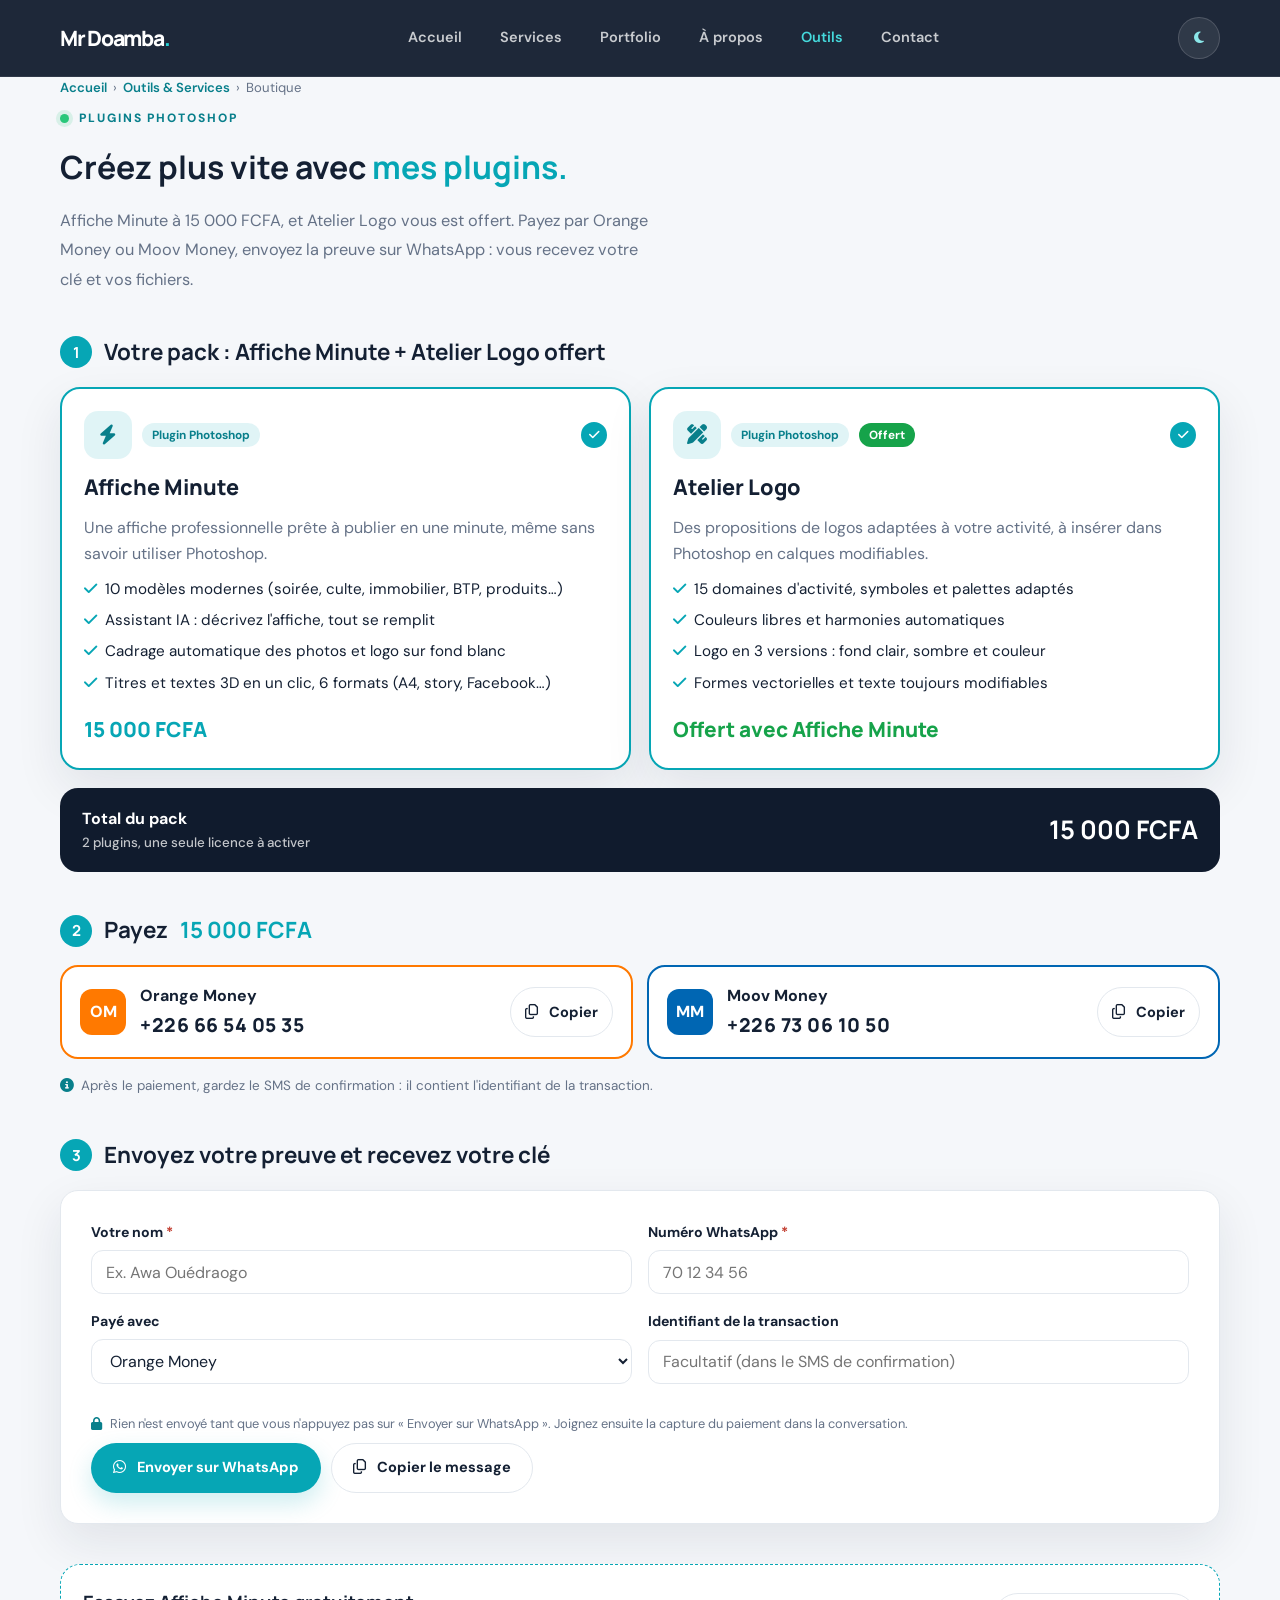
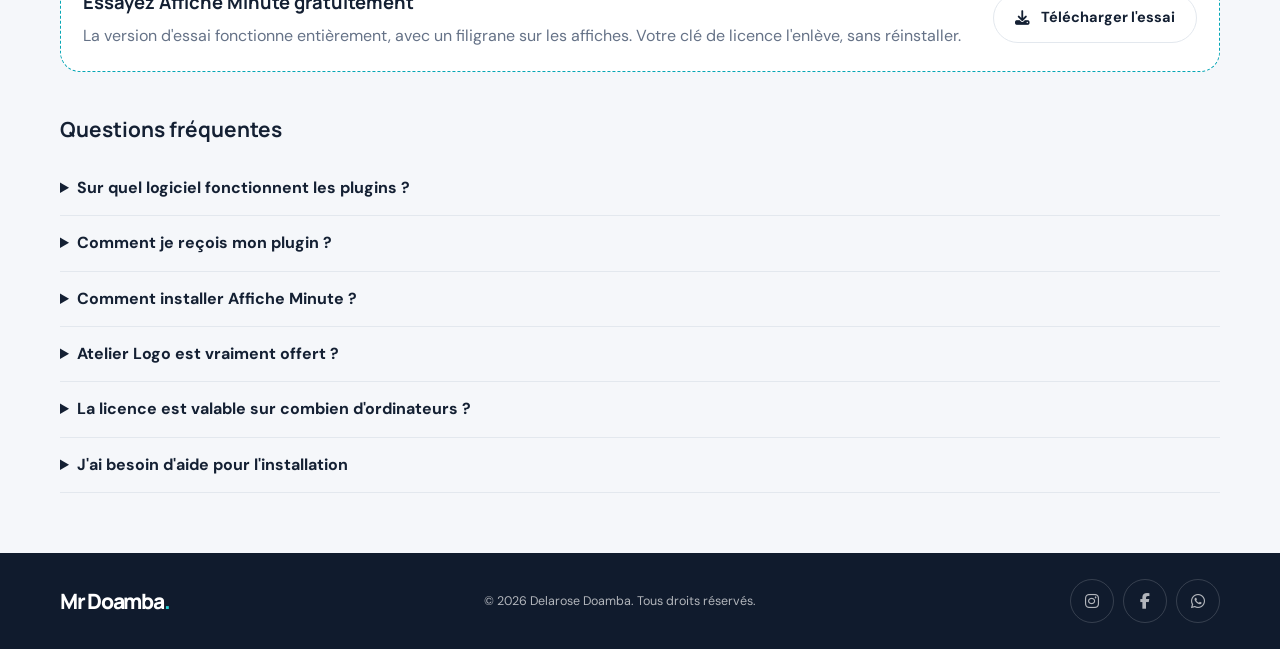
<file: outils/boutique.html>
<!doctype html>
<html lang="fr">
<head>
  <meta charset="utf-8">
  <meta name="viewport" content="width=device-width, initial-scale=1">
  <meta name="theme-color" content="#101b2d">
  <title>Boutique — Plugins Photoshop Affiche Minute et Atelier Logo | Mr Doamba</title>
  <meta name="description" content="Affiche Minute à 15 000 FCFA, Atelier Logo offert. Paiement Orange Money ou Moov Money, clé de licence envoyée sur WhatsApp.">
  <link rel="canonical" href="https://romeodoamba980-code.github.io/MrDoamba/outils/boutique.html">

  <meta property="og:type" content="website">
  <meta property="og:locale" content="fr_FR">
  <meta property="og:site_name" content="Mr Doamba">
  <meta property="og:title" content="Boutique Mr Doamba — Plugins Photoshop">
  <meta property="og:description" content="Affiche Minute et Atelier Logo : des affiches et des logos pro en quelques clics. Paiement Orange Money / Moov Money.">
  <meta property="og:url" content="https://romeodoamba980-code.github.io/MrDoamba/outils/boutique.html">
  <meta property="og:image" content="https://romeodoamba980-code.github.io/MrDoamba/images/og/outils.jpg">
  <meta property="og:image:width" content="1200">
  <meta property="og:image:height" content="630">
  <meta name="twitter:card" content="summary_large_image">

  <link rel="preconnect" href="https://fonts.googleapis.com">
  <link rel="preconnect" href="https://fonts.gstatic.com" crossorigin>
  <link href="https://fonts.googleapis.com/css2?family=DM+Sans:wght@400;500;600;700&family=Manrope:wght@400;500;600;700;800&display=swap" rel="stylesheet">
  <link rel="stylesheet" href="https://cdnjs.cloudflare.com/ajax/libs/font-awesome/6.5.2/css/all.min.css">
  <link rel="stylesheet" href="../styles.css">
  <link rel="stylesheet" href="assets/outils.css">
  <link rel="stylesheet" href="assets/commande.css">
  <link rel="stylesheet" href="assets/boutique.css">
  <script src="assets/outils.js" defer></script>
  <script src="assets/boutique.js" defer></script>
</head>
<body>
  <header class="site-header">
    <div class="container header-inner">
      <a class="brand" href="../" aria-label="Mr Doamba, accueil">Mr Doamba<span>.</span></a>
      <nav class="site-nav" id="main-nav" aria-label="Navigation principale">
        <a href="../#top">Accueil</a>
        <a href="../#services">Services</a>
        <a href="../#portfolio">Portfolio</a>
        <a href="../#apropos">À propos</a>
        <a href="./" class="active">Outils</a>
        <a href="../#contact">Contact</a>
      </nav>
      <div class="header-actions">
        <button type="button" class="theme-toggle" id="theme-toggle" aria-label="Activer le mode sombre" aria-pressed="false">
          <i class="fa-solid fa-moon" aria-hidden="true"></i>
        </button>
        <button type="button" class="nav-toggle" id="nav-toggle" aria-label="Ouvrir le menu" aria-expanded="false" aria-controls="main-nav">
          <span></span><span></span><span></span>
        </button>
      </div>
    </div>
  </header>

  <main class="outils-main boutique">
    <div class="container">
      <ol class="outils-breadcrumb" aria-label="Fil d'Ariane">
        <li><a href="../">Accueil</a></li>
        <li><a href="./">Outils &amp; Services</a></li>
        <li aria-current="page">Boutique</li>
      </ol>

      <span class="eyebrow"><span class="status-dot"></span> Plugins Photoshop</span>
      <h1>Créez plus vite avec <span>mes plugins.</span></h1>
      <p class="outils-lead">Affiche Minute à 15&nbsp;000 FCFA, et Atelier Logo vous est offert. Payez par Orange Money ou Moov Money, envoyez la preuve sur WhatsApp : vous recevez votre clé et vos fichiers.</p>

      <!-- ===== 1. Choix du produit ===== -->
      <section class="bq-produits" aria-labelledby="titre-produits">
        <h2 id="titre-produits" class="bq-etape"><span>1</span> Votre pack : Affiche Minute + Atelier Logo offert</h2>
        <div class="bq-grille" id="liste-produits"></div>
      </section>

      <!-- ===== 2. Paiement ===== -->
      <section class="bq-bloc" aria-labelledby="titre-paiement">
        <h2 id="titre-paiement" class="bq-etape"><span>2</span> Payez <span id="montant-a-payer" class="bq-montant"></span></h2>
        <div class="bq-moyens">
          <div class="bq-moyen bq-orange">
            <span class="bq-moyen-logo" aria-hidden="true">OM</span>
            <div class="bq-moyen-txt">
              <strong>Orange Money</strong>
              <span class="bq-num" id="num-orange"></span>
            </div>
            <button type="button" class="button button-secondary bq-copier" data-copier="orange"><i class="fa-regular fa-copy" aria-hidden="true"></i> Copier</button>
          </div>
          <div class="bq-moyen bq-moov">
            <span class="bq-moyen-logo" aria-hidden="true">MM</span>
            <div class="bq-moyen-txt">
              <strong>Moov Money</strong>
              <span class="bq-num" id="num-moov"></span>
            </div>
            <button type="button" class="button button-secondary bq-copier" data-copier="moov"><i class="fa-regular fa-copy" aria-hidden="true"></i> Copier</button>
          </div>
        </div>
        <p class="cmd-note"><i class="fa-solid fa-circle-info" aria-hidden="true"></i> Après le paiement, gardez le SMS de confirmation : il contient l'identifiant de la transaction.</p>
      </section>

      <!-- ===== 3. Envoi de la preuve ===== -->
      <section class="bq-bloc" aria-labelledby="titre-preuve">
        <h2 id="titre-preuve" class="bq-etape"><span>3</span> Envoyez votre preuve et recevez votre clé</h2>
        <form id="form-achat" class="cmd-card" novalidate>
          <div class="cmd-grid">
            <div class="field">
              <label for="a-nom">Votre nom <span class="req" aria-hidden="true">*</span></label>
              <input type="text" id="a-nom" autocomplete="name" placeholder="Ex. Awa Ouédraogo" required>
              <p class="field-error" id="a-nom-err"></p>
            </div>
            <div class="field">
              <label for="a-tel">Numéro WhatsApp <span class="req" aria-hidden="true">*</span></label>
              <input type="tel" id="a-tel" autocomplete="tel" inputmode="tel" placeholder="70 12 34 56" required>
              <p class="field-error" id="a-tel-err"></p>
            </div>
            <div class="field">
              <label for="a-moyen">Payé avec</label>
              <select id="a-moyen">
                <option>Orange Money</option>
                <option>Moov Money</option>
              </select>
            </div>
            <div class="field">
              <label for="a-transaction">Identifiant de la transaction</label>
              <input type="text" id="a-transaction" placeholder="Facultatif (dans le SMS de confirmation)">
            </div>
          </div>
          <p class="privacy-note"><i class="fa-solid fa-lock" aria-hidden="true"></i> Rien n'est envoyé tant que vous n'appuyez pas sur « Envoyer sur WhatsApp ». Joignez ensuite la capture du paiement dans la conversation.</p>
          <div class="cmd-actions cmd-actions-final">
            <button type="submit" class="button button-primary"><i class="fa-brands fa-whatsapp" aria-hidden="true"></i> Envoyer sur WhatsApp</button>
            <button type="button" class="button button-secondary" id="btn-copier-msg"><i class="fa-regular fa-copy" aria-hidden="true"></i> Copier le message</button>
          </div>
        </form>
      </section>

      <!-- ===== Essai gratuit ===== -->
      <section class="bq-bloc bq-essai" id="bloc-essai" aria-labelledby="titre-essai">
        <div>
          <h2 id="titre-essai">Essayez Affiche Minute gratuitement</h2>
          <p>La version d'essai fonctionne entièrement, avec un filigrane sur les affiches. Votre clé de licence l'enlève, sans réinstaller.</p>
        </div>
        <a class="button button-secondary" id="lien-essai" href="../telechargements/AfficheMinute-essai.zip" download><i class="fa-solid fa-download" aria-hidden="true"></i> Télécharger l'essai</a>
      </section>

      <!-- ===== Questions fréquentes ===== -->
      <section class="bq-bloc bq-faq" aria-labelledby="titre-faq">
        <h2 id="titre-faq">Questions fréquentes</h2>
        <details>
          <summary>Sur quel logiciel fonctionnent les plugins ?</summary>
          <p>Adobe Photoshop 2023 (version 24) ou plus récent, sur Windows ou Mac.</p>
        </details>
        <details>
          <summary>Comment je reçois mon plugin ?</summary>
          <p>Après vérification de votre paiement, je vous envoie sur WhatsApp votre clé de licence et, si besoin, le fichier d'installation avec le guide pas à pas. Délai habituel : quelques heures (48 h maximum).</p>
        </details>
        <details>
          <summary>Comment installer Affiche Minute ?</summary>
          <p>Double-cliquez sur le fichier .ccx (avec Creative Cloud), ou lancez « INSTALLER-PHOTOSHOP » fourni dans le dossier si vous n'avez pas Creative Cloud. Ouvrez ensuite Photoshop : Modules externes &gt; Affiche Minute.</p>
        </details>
        <details>
          <summary>Atelier Logo est vraiment offert ?</summary>
          <p>Oui : en achetant Affiche Minute (15 000 FCFA), vous recevez aussi le plugin Atelier Logo, sans supplément.</p>
        </details>
        <details>
          <summary>La licence est valable sur combien d'ordinateurs ?</summary>
          <p>Une licence = un ordinateur. Pour plusieurs postes, écrivez-moi pour un tarif adapté.</p>
        </details>
        <details>
          <summary>J'ai besoin d'aide pour l'installation</summary>
          <p>Écrivez-moi sur WhatsApp : je vous guide, à distance si nécessaire.</p>
        </details>
      </section>
    </div>
  </main>

  <footer class="site-footer">
    <div class="container footer-inner">
      <a class="brand" href="../">Mr Doamba<span>.</span></a>
      <p>© <span id="year"></span> Delarose Doamba. Tous droits réservés.</p>
      <div class="social-links">
        <a href="https://www.instagram.com/delarose__doamba" target="_blank" rel="noopener noreferrer" aria-label="Instagram"><i class="fa-brands fa-instagram" aria-hidden="true"></i></a>
        <a href="https://www.facebook.com/share/1C9p7qsbiz/?mibextid=wwXIfr" target="_blank" rel="noopener noreferrer" aria-label="Facebook"><i class="fa-brands fa-facebook-f" aria-hidden="true"></i></a>
        <a href="https://wa.me/22673061050" target="_blank" rel="noopener noreferrer" aria-label="WhatsApp"><i class="fa-brands fa-whatsapp" aria-hidden="true"></i></a>
      </div>
    </div>
  </footer>
</body>
</html>
</file>
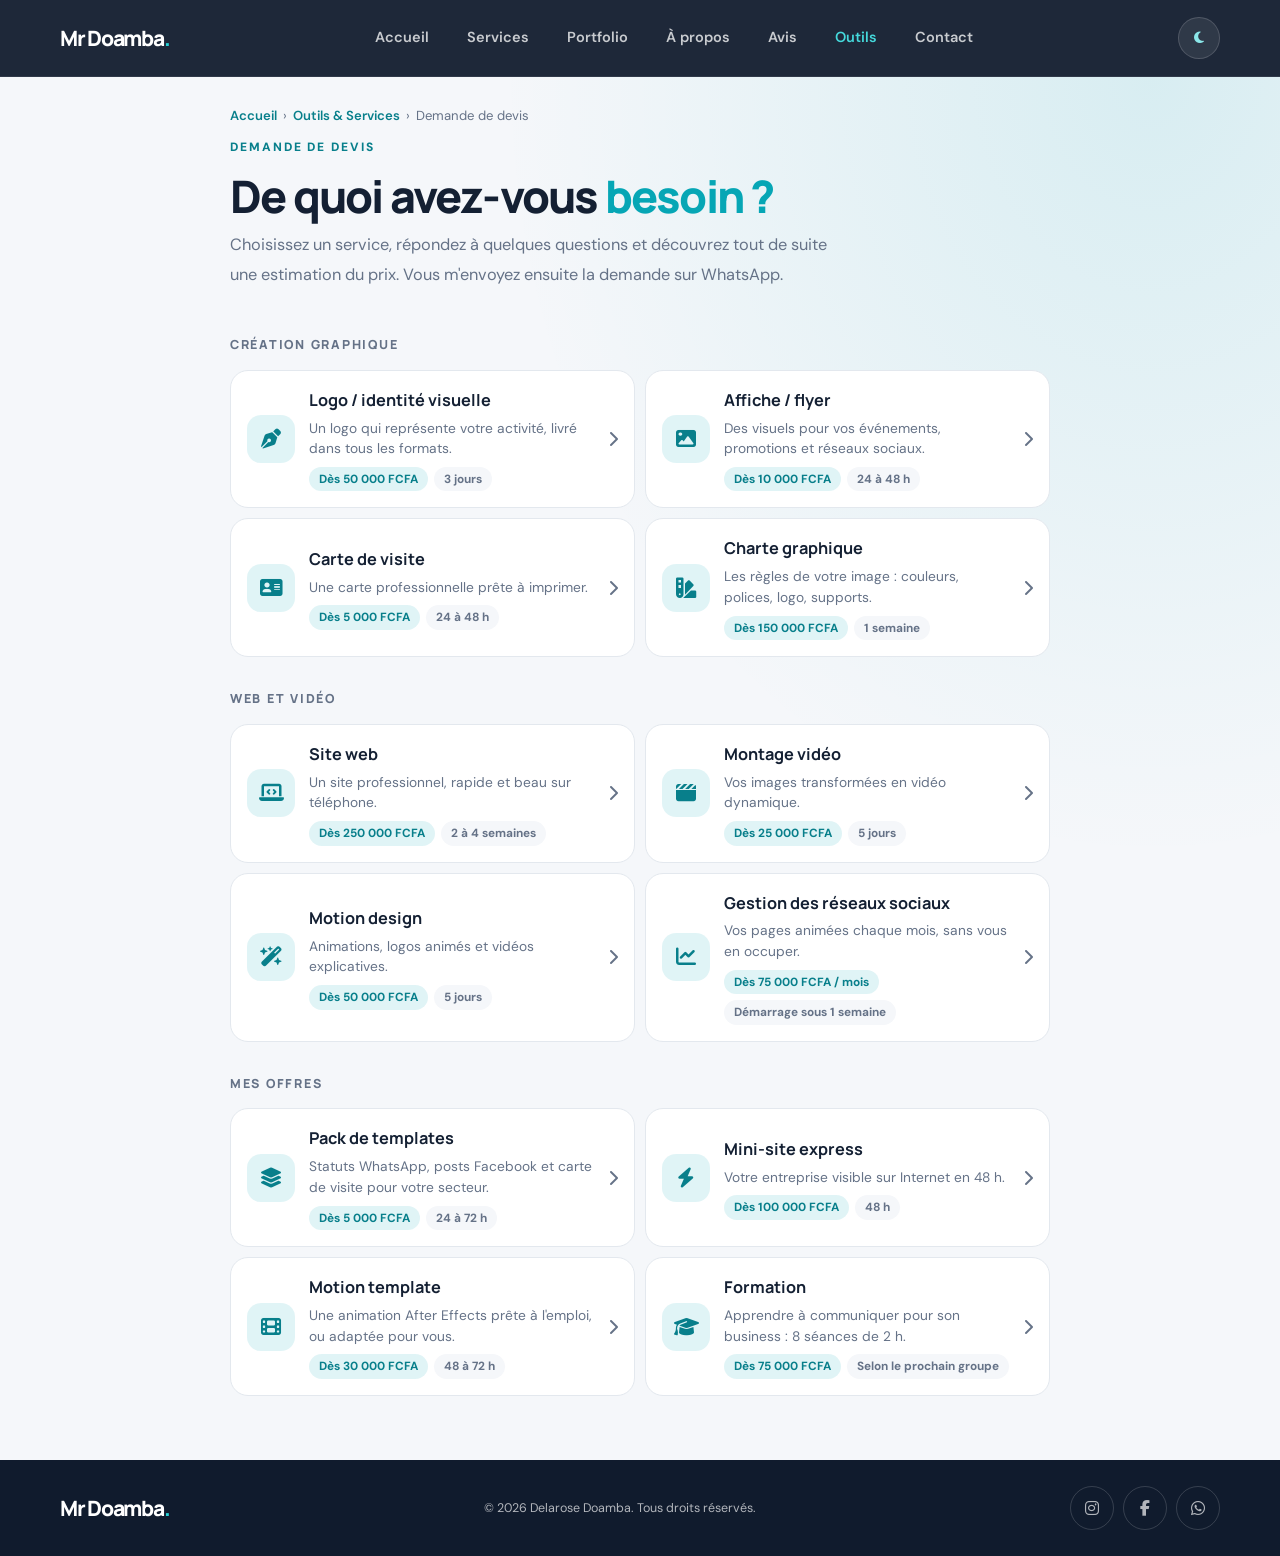
<file: outils/commande.html>
<!doctype html>
<html lang="fr">
<head>
  <meta charset="utf-8">
  <meta name="viewport" content="width=device-width, initial-scale=1">
  <meta name="theme-color" content="#101b2d">
  <title>Demande de devis — Mr Doamba, graphiste à Ouagadougou</title>
  <meta name="description" content="Choisissez votre service, répondez à quelques questions et obtenez une estimation de prix immédiate. Envoi de la demande sur WhatsApp.">
  <link rel="canonical" href="https://romeodoamba980-code.github.io/MrDoamba/outils/commande.html">

  <!-- Aperçu quand le lien est partagé sur WhatsApp ou Facebook -->
  <meta property="og:type" content="website">
  <meta property="og:locale" content="fr_FR">
  <meta property="og:site_name" content="Mr Doamba">
  <meta property="og:title" content="Demande de devis — Mr Doamba">
  <meta property="og:description" content="Logo, affiche, site web, vidéo, motion design… Votre estimation de prix en 2 minutes.">
  <meta property="og:url" content="https://romeodoamba980-code.github.io/MrDoamba/outils/commande.html">
  <meta property="og:image" content="https://romeodoamba980-code.github.io/MrDoamba/images/og/outils.jpg">
  <meta property="og:image:width" content="1200">
  <meta property="og:image:height" content="630">
  <meta name="twitter:card" content="summary_large_image">

  <link rel="preconnect" href="https://fonts.googleapis.com">
  <link rel="preconnect" href="https://fonts.gstatic.com" crossorigin>
  <link href="https://fonts.googleapis.com/css2?family=DM+Sans:wght@400;500;600;700&family=Manrope:wght@400;500;600;700;800&display=swap" rel="stylesheet">
  <link rel="stylesheet" href="https://cdnjs.cloudflare.com/ajax/libs/font-awesome/6.5.2/css/all.min.css">
  <link rel="stylesheet" href="../styles.css">
  <link rel="stylesheet" href="assets/outils.css">
  <link rel="stylesheet" href="assets/commande.css">
  <script src="assets/outils.js" defer></script>
  <script src="data/tarifs.js" defer></script>
  <script src="assets/commande.js" defer></script>
</head>
<body>
  <header class="site-header">
    <div class="container header-inner">
      <a class="brand" href="../" aria-label="Mr Doamba, accueil">Mr Doamba<span>.</span></a>
      <nav class="site-nav" id="main-nav" aria-label="Navigation principale">
        <a href="../#top">Accueil</a>
        <a href="../#services">Services</a>
        <a href="../#portfolio">Portfolio</a>
        <a href="../#apropos">À propos</a>
        <a href="../#avis">Avis</a>
        <a href="./" class="active">Outils</a>
        <a href="../#contact">Contact</a>
      </nav>
      <div class="header-actions">
        <button type="button" class="theme-toggle" id="theme-toggle" aria-label="Activer le mode sombre" aria-pressed="false">
          <i class="fa-solid fa-moon" aria-hidden="true"></i>
        </button>
        <button type="button" class="nav-toggle" id="nav-toggle" aria-label="Ouvrir le menu" aria-expanded="false" aria-controls="main-nav">
          <span></span><span></span><span></span>
        </button>
      </div>
    </div>
  </header>

  <main class="outils-main commande">
    <div class="container commande-wrap">
      <ol class="outils-breadcrumb" aria-label="Fil d'Ariane">
        <li><a href="../">Accueil</a></li>
        <li><a href="./">Outils &amp; Services</a></li>
        <li aria-current="page">Demande de devis</li>
      </ol>

      <!-- ===== Écran 1 : catalogue des services ===== -->
      <section id="ecran-catalogue" aria-labelledby="titre-catalogue">
        <span class="eyebrow">Demande de devis</span>
        <h1 id="titre-catalogue">De quoi avez-vous <span>besoin&nbsp;?</span></h1>
        <p class="outils-lead">Choisissez un service, répondez à quelques questions et découvrez tout de suite une estimation du prix. Vous m'envoyez ensuite la demande sur WhatsApp.</p>
        <div id="catalogue" class="catalogue"></div>
      </section>

      <!-- ===== Écran 2 : formulaire en étapes ===== -->
      <section id="ecran-formulaire" hidden>
        <div class="cmd-head">
          <button type="button" class="cmd-back" id="retour-catalogue"><i class="fa-solid fa-arrow-left" aria-hidden="true"></i> Tous les services</button>
          <div class="cmd-title">
            <span class="tool-icon"><i id="service-icone" class="fa-solid" aria-hidden="true"></i></span>
            <div>
              <h1 id="service-titre"></h1>
              <p id="service-resume"></p>
            </div>
          </div>
          <ol class="cmd-steps" aria-label="Étapes">
            <li data-etape="1"><span>1</span> Votre projet</li>
            <li data-etape="2"><span>2</span> Vos coordonnées</li>
            <li data-etape="3"><span>3</span> Votre estimation</li>
          </ol>
        </div>

        <form id="form-commande" class="cmd-card" novalidate>
          <!-- Étape 1 : questions du service (générées depuis data/tarifs.js) -->
          <fieldset class="cmd-etape" data-etape="1">
            <legend class="sr-only">Votre projet</legend>
            <div id="questions"></div>
            <div class="cmd-actions">
              <button type="button" class="button button-primary" data-suivant="2">Continuer <i class="fa-solid fa-arrow-right" aria-hidden="true"></i></button>
            </div>
          </fieldset>

          <!-- Étape 2 : coordonnées -->
          <fieldset class="cmd-etape" data-etape="2" hidden>
            <legend class="sr-only">Vos coordonnées</legend>
            <div class="cmd-grid">
              <div class="field">
                <label for="c-nom">Votre nom <span class="req" aria-hidden="true">*</span></label>
                <input type="text" id="c-nom" name="nom" autocomplete="name" placeholder="Ex. Awa Ouédraogo" required>
                <p class="field-error" id="c-nom-err"></p>
              </div>
              <div class="field">
                <label for="c-tel">Numéro WhatsApp <span class="req" aria-hidden="true">*</span></label>
                <input type="tel" id="c-tel" name="telephone" autocomplete="tel" inputmode="tel" placeholder="70 12 34 56" required>
                <p class="field-error" id="c-tel-err"></p>
              </div>
              <div class="field">
                <label for="c-entreprise">Entreprise ou organisation</label>
                <input type="text" id="c-entreprise" name="entreprise" autocomplete="organization" placeholder="Facultatif">
              </div>
              <div class="field">
                <label for="c-ville">Ville</label>
                <input type="text" id="c-ville" name="ville" autocomplete="address-level2" value="Ouagadougou">
              </div>
              <div class="field">
                <label for="c-quand">Pour quand ?</label>
                <select id="c-quand" name="quand">
                  <option>Pas pressé</option>
                  <option>Dans la semaine</option>
                  <option>Urgent (moins de 48 h)</option>
                  <option>Date précise (je la donne dans le message)</option>
                </select>
              </div>
              <div class="field cmd-wide">
                <label for="c-message">Autre chose à ajouter ?</label>
                <textarea id="c-message" name="message" placeholder="Facultatif"></textarea>
              </div>
            </div>
            <p class="privacy-note"><i class="fa-solid fa-lock" aria-hidden="true"></i> Vos réponses restent sur votre téléphone. Elles ne me sont envoyées que lorsque vous appuyez sur « Envoyer sur WhatsApp ».</p>
            <div class="cmd-actions">
              <button type="button" class="button button-secondary" data-precedent="1"><i class="fa-solid fa-arrow-left" aria-hidden="true"></i> Retour</button>
              <button type="button" class="button button-primary" data-suivant="3">Voir mon estimation <i class="fa-solid fa-calculator" aria-hidden="true"></i></button>
            </div>
          </fieldset>

          <!-- Étape 3 : estimation et envoi -->
          <div class="cmd-etape" data-etape="3" hidden>
            <div class="estimation" aria-live="polite">
              <span class="estimation-label">Estimation pour votre projet</span>
              <p class="estimation-prix" id="est-prix"></p>
              <p class="estimation-sous" id="est-sous"></p>
            </div>
            <ul class="recap-lignes" id="recap-lignes" aria-label="Détail du calcul"></ul>
            <dl class="recap" id="recap"></dl>
            <p class="cmd-note"><i class="fa-solid fa-circle-info" aria-hidden="true"></i> Cette estimation est indicative. Je confirme le prix final avec vous après avoir lu votre demande.</p>
            <div class="cmd-actions cmd-actions-final">
              <a class="button button-primary" id="btn-whatsapp" href="#" target="_blank" rel="noopener noreferrer"><i class="fa-brands fa-whatsapp" aria-hidden="true"></i> Envoyer sur WhatsApp</a>
              <button type="button" class="button button-secondary" id="btn-copier"><i class="fa-regular fa-copy" aria-hidden="true"></i> Copier le message</button>
              <a class="button button-secondary" id="btn-email" href="#"><i class="fa-regular fa-envelope" aria-hidden="true"></i> Par e-mail</a>
            </div>
            <div class="cmd-actions cmd-actions-sec">
              <button type="button" class="cmd-link" data-precedent="1"><i class="fa-solid fa-pen" aria-hidden="true"></i> Modifier mes réponses</button>
              <button type="button" class="cmd-link" id="btn-nouvelle"><i class="fa-solid fa-rotate-left" aria-hidden="true"></i> Nouvelle demande</button>
            </div>
          </div>
        </form>
      </section>
    </div>
  </main>

  <footer class="site-footer">
    <div class="container footer-inner">
      <a class="brand" href="../">Mr Doamba<span>.</span></a>
      <p>© <span id="year"></span> Delarose Doamba. Tous droits réservés.</p>
      <div class="social-links">
        <a href="https://www.instagram.com/delarose__doamba" target="_blank" rel="noopener noreferrer" aria-label="Instagram"><i class="fa-brands fa-instagram" aria-hidden="true"></i></a>
        <a href="https://www.facebook.com/share/1C9p7qsbiz/?mibextid=wwXIfr" target="_blank" rel="noopener noreferrer" aria-label="Facebook"><i class="fa-brands fa-facebook-f" aria-hidden="true"></i></a>
        <a href="https://wa.me/22673061050" target="_blank" rel="noopener noreferrer" aria-label="WhatsApp"><i class="fa-brands fa-whatsapp" aria-hidden="true"></i></a>
      </div>
    </div>
  </footer>
</body>
</html>
</file>
<file: styles.css>
:root {
  color-scheme: light;
  --accent: #06a6b5;
  --accent-strong: #087f8b;
  --ink: #142033;
  --muted: #657287;
  --paper: #f5f7fa;
  --surface: #fff;
  --line: #e3e8ee;
  --navy: #101b2d;
  --shadow: 0 18px 48px rgba(17, 34, 58, .09);
}

body.dark-mode {
  color-scheme: dark;
  --ink: #edf3fa;
  --muted: #aab7c7;
  --paper: #10151d;
  --surface: #171f2a;
  --line: #293546;
  --navy: #0d1420;
  --shadow: 0 18px 48px rgba(0, 0, 0, .25);
}

*,
*::before,
*::after {
  box-sizing: border-box;
}

html {
  scroll-behavior: smooth;
  scroll-padding-top: 90px;
}

body {
  margin: 0;
  background: var(--paper);
  color: var(--ink);
  font-family: "DM Sans", sans-serif;
  line-height: 1.65;
  transition: background .25s ease, color .25s ease;
}

body,
button,
input,
select,
textarea {
  font-family: "DM Sans", sans-serif;
}

body.modal-open {
  overflow: hidden;
}

button,
a {
  -webkit-tap-highlight-color: transparent;
}

button {
  color: inherit;
}

a {
  color: inherit;
  text-decoration: none;
}

img {
  display: block;
  max-width: 100%;
}

::selection {
  background: rgba(6, 166, 181, .2);
}

:focus-visible {
  outline: 3px solid var(--accent);
  outline-offset: 4px;
}

.container {
  width: min(1160px, calc(100% - 48px));
  margin-inline: auto;
}

.section {
  padding-block: 108px;
}

.site-header {
  position: sticky;
  z-index: 30;
  top: 0;
  border-bottom: 1px solid rgba(255, 255, 255, .08);
  background: rgba(16, 27, 45, .94);
  color: #fff;
  backdrop-filter: blur(16px);
  -webkit-backdrop-filter: blur(16px);
}

.header-inner {
  display: flex;
  min-height: 76px;
  align-items: center;
  justify-content: space-between;
  gap: 32px;
}

.brand {
  flex-shrink: 0;
  color: #fff;
  font-family: Manrope, sans-serif;
  font-size: 1.32rem;
  font-weight: 800;
  letter-spacing: -.06em;
}

.brand span,
.accent-dot {
  color: #24d1d5;
}

.site-nav {
  display: flex;
  align-items: center;
  gap: clamp(18px, 3vw, 38px);
}

.site-nav a {
  color: rgba(255, 255, 255, .76);
  font-size: .91rem;
  font-weight: 600;
  transition: color .2s ease;
}

.site-nav a:hover,
.site-nav a.active {
  color: #45d9dc;
}

.header-actions {
  display: flex;
  align-items: center;
  gap: 12px;
}

.theme-toggle,
.nav-toggle {
  display: grid;
  width: 42px;
  height: 42px;
  place-items: center;
  border: 1px solid rgba(255, 255, 255, .16);
  border-radius: 50%;
  background: rgba(255, 255, 255, .08);
  color: #8be7e9;
  cursor: pointer;
  transition: background .2s ease, transform .2s ease;
}

.theme-toggle:hover,
.nav-toggle:hover {
  transform: translateY(-2px);
  background: rgba(255, 255, 255, .16);
}

.nav-toggle {
  display: none;
  align-content: center;
  gap: 5px;
  border-radius: 12px;
}

.nav-toggle span {
  width: 18px;
  height: 2px;
  border-radius: 2px;
  background: #fff;
  transition: transform .2s ease, opacity .2s ease;
}

.nav-toggle.active span:first-child {
  transform: translateY(7px) rotate(45deg);
}

.nav-toggle.active span:nth-child(2) {
  opacity: 0;
}

.nav-toggle.active span:last-child {
  transform: translateY(-7px) rotate(-45deg);
}

.hero {
  position: relative;
  overflow: hidden;
  min-height: 675px;
  padding-block: 92px 36px;
  background:
    radial-gradient(ellipse at 74% 43%, rgba(6, 166, 181, .12), transparent 34%),
    linear-gradient(135deg, var(--surface) 0%, var(--paper) 100%);
}

.hero-grid {
  position: relative;
  z-index: 1;
  display: grid;
  min-height: 510px;
  align-items: center;
  grid-template-columns: 1.1fr .9fr;
  gap: clamp(35px, 8vw, 110px);
}

.hero-glow {
  position: absolute;
  width: 400px;
  height: 400px;
  border-radius: 50%;
  background: rgba(16, 206, 211, .09);
  filter: blur(80px);
  pointer-events: none;
}

.hero-glow-one {
  top: -260px;
  right: -60px;
}

.hero-glow-two {
  bottom: -320px;
  left: -170px;
}

.eyebrow {
  display: inline-flex;
  align-items: center;
  gap: 10px;
  color: var(--accent-strong);
  font-size: .75rem;
  font-weight: 800;
  letter-spacing: .16em;
  line-height: 1.5;
  text-transform: uppercase;
}

.status-dot {
  display: inline-block;
  width: 9px;
  height: 9px;
  flex: 0 0 auto;
  border-radius: 50%;
  background: #29c77a;
  box-shadow: 0 0 0 4px rgba(41, 199, 122, .14);
}

h1,
h2,
h3,
p {
  margin-top: 0;
}

h1,
h2,
h3 {
  font-family: Manrope, sans-serif;
}

.hero h1 {
  max-width: 720px;
  margin: 22px 0 20px;
  font-size: clamp(3rem, 6.5vw, 5.65rem);
  font-weight: 800;
  letter-spacing: -.075em;
  line-height: 1.035;
}

.hero h1 span,
.about-copy h2 span,
.section-heading h2 span:not(.accent-dot) {
  color: var(--accent);
}

.hero-lead {
  max-width: 590px;
  margin-bottom: 30px;
  color: var(--muted);
  font-size: 1.1rem;
  line-height: 1.85;
}

.hero-actions,
.center-action {
  display: flex;
  flex-wrap: wrap;
  align-items: center;
  gap: 12px;
}

.button {
  display: inline-flex;
  min-height: 50px;
  align-items: center;
  justify-content: center;
  gap: 11px;
  padding: 0 21px;
  border: 1px solid transparent;
  border-radius: 999px;
  cursor: pointer;
  font-size: .91rem;
  font-weight: 700;
  transition: transform .25s ease, box-shadow .25s ease, background .25s ease, border-color .25s ease;
}

.button:hover {
  transform: translateY(-3px);
}

.button-primary {
  background: var(--accent);
  color: #fff;
  box-shadow: 0 10px 25px rgba(6, 166, 181, .2);
}

.button-primary:hover {
  background: var(--accent-strong);
  box-shadow: 0 14px 30px rgba(6, 166, 181, .28);
}

.button-secondary {
  border-color: var(--line);
  background: var(--surface);
  color: var(--ink);
}

.button-secondary:hover {
  border-color: var(--accent);
  color: var(--accent-strong);
}

.tool-list {
  display: flex;
  flex-wrap: wrap;
  gap: 8px;
  margin-top: 32px;
}

.tool-list span {
  padding: 7px 11px;
  border: 1px solid var(--line);
  border-radius: 999px;
  background: var(--surface);
  color: var(--muted);
  font-size: .76rem;
  font-weight: 600;
}

.hero-visual {
  position: relative;
  width: min(100%, 430px);
  justify-self: center;
  padding: 18px;
}

.portrait-frame {
  position: relative;
  overflow: hidden;
  aspect-ratio: 1;
  border: 1px solid rgba(6, 166, 181, .2);
  border-radius: 48% 48% 42% 42%;
  background: linear-gradient(145deg, rgba(6, 166, 181, .16), rgba(16, 27, 45, .08));
  box-shadow: 0 35px 90px rgba(16, 27, 45, .18);
}

.portrait-frame::after {
  position: absolute;
  inset: 14px;
  border: 1px solid rgba(255, 255, 255, .68);
  border-radius: inherit;
  content: "";
  pointer-events: none;
}

.portrait-frame img {
  width: 100%;
  height: 100%;
  object-fit: cover;
  transition: transform .7s cubic-bezier(.2, .8, .2, 1);
}

.portrait-frame:hover img {
  transform: scale(1.045);
}

.availability-card {
  position: absolute;
  right: -28px;
  bottom: 62px;
  display: flex;
  align-items: center;
  gap: 12px;
  padding: 14px 18px;
  border: 1px solid var(--line);
  border-radius: 16px;
  background: var(--surface);
  box-shadow: var(--shadow);
  font-size: .83rem;
  font-weight: 700;
}

.hero-stamp {
  position: absolute;
  top: 36px;
  left: -30px;
  display: grid;
  width: 80px;
  height: 80px;
  align-content: center;
  border: 1px solid rgba(6, 166, 181, .3);
  border-radius: 50%;
  background: var(--surface);
  color: var(--accent-strong);
  font-size: .56rem;
  font-weight: 800;
  letter-spacing: .08em;
  line-height: 1.35;
  text-align: center;
  transform: rotate(-13deg);
}

.hero-bottom {
  display: flex;
  justify-content: space-between;
  padding-top: 20px;
  border-top: 1px solid var(--line);
  color: var(--muted);
  font-size: .67rem;
  font-weight: 700;
  letter-spacing: .14em;
}

.section-heading {
  max-width: 650px;
}

.section-heading h2,
.about-copy h2 {
  margin: 15px 0 16px;
  font-size: clamp(2.3rem, 5vw, 3.65rem);
  font-weight: 800;
  letter-spacing: -.065em;
  line-height: 1.12;
}

.section-heading > p,
.about-copy > p {
  color: var(--muted);
  line-height: 1.85;
}

.section-services {
  background: var(--surface);
}

.services-grid {
  display: grid;
  margin-top: 48px;
  grid-template-columns: repeat(3, minmax(0, 1fr));
  gap: 14px;
}

.service-card {
  position: relative;
  min-height: 248px;
  padding: 24px 21px;
  border: 1px solid var(--line);
  border-radius: 18px;
  background: var(--surface);
  transition: transform .3s cubic-bezier(.2, .8, .2, 1), box-shadow .3s ease, border-color .3s ease;
}

.service-card:hover {
  transform: translateY(-6px);
  border-color: rgba(6, 166, 181, .38);
  box-shadow: var(--shadow);
}

.service-number {
  position: absolute;
  top: 20px;
  right: 20px;
  color: #9aa7b6;
  font-family: Manrope, sans-serif;
  font-size: .68rem;
  font-weight: 800;
}

.service-icon {
  display: grid;
  width: 48px;
  height: 48px;
  margin-bottom: 25px;
  place-items: center;
  border-radius: 15px;
  background: rgba(6, 166, 181, .1);
  color: var(--accent-strong);
  font-size: 1.1rem;
  transition: transform .3s ease;
}

.service-card:hover .service-icon {
  transform: rotate(-7deg) scale(1.08);
}

.service-card h3 {
  margin-bottom: 9px;
  font-size: 1.01rem;
  letter-spacing: -.03em;
}

.service-card p {
  margin-bottom: 0;
  color: var(--muted);
  font-size: .85rem;
  line-height: 1.75;
}

.section-portfolio {
  background:
    radial-gradient(ellipse at 100% 0%, rgba(6, 166, 181, .08), transparent 36%),
    var(--paper);
}

.portfolio-heading {
  display: flex;
  align-items: end;
  justify-content: space-between;
  gap: 28px;
  margin-bottom: 36px;
}

.portfolio-heading .section-heading {
  max-width: 680px;
}

.portfolio-heading .section-heading > p {
  margin-bottom: 0;
}

.portfolio-open {
  flex-shrink: 0;
  margin-bottom: 5px;
}

.project-grid {
  display: grid;
  grid-template-columns: repeat(3, minmax(0, 1fr));
  gap: 20px;
}

.project-card {
  overflow: hidden;
  padding: 0;
  border: 1px solid var(--line);
  border-radius: 18px;
  background: var(--surface);
  box-shadow: 0 10px 30px rgba(17, 34, 58, .05);
  color: var(--ink);
  cursor: pointer;
  font: inherit;
  text-align: left;
  transition: transform .35s cubic-bezier(.2, .8, .2, 1), box-shadow .35s ease, border-color .35s ease;
}

.project-card:hover {
  transform: translateY(-6px);
  border-color: rgba(6, 166, 181, .35);
  box-shadow: var(--shadow);
}

.project-image {
  position: relative;
  overflow: hidden;
  aspect-ratio: 4 / 3;
  background: linear-gradient(135deg, rgba(6, 166, 181, .14), rgba(16, 27, 45, .08));
}

.project-image img {
  width: 100%;
  height: 100%;
  object-fit: cover;
  transition: transform .65s cubic-bezier(.2, .8, .2, 1);
}

.project-card:hover .project-image img {
  transform: scale(1.055);
}

.project-image::after {
  position: absolute;
  inset: 40% 0 0;
  background: linear-gradient(transparent, rgba(6, 14, 25, .22));
  content: "";
  pointer-events: none;
}

.project-meta {
  display: flex;
  align-items: center;
  justify-content: space-between;
  gap: 12px;
  padding: 17px 18px 18px;
}

.project-meta strong {
  display: block;
  font-family: Manrope, sans-serif;
  font-size: .94rem;
  letter-spacing: -.025em;
}

.project-meta span {
  display: block;
  margin-top: 3px;
  color: var(--muted);
  font-size: .78rem;
}

.project-arrow {
  display: grid;
  width: 34px;
  height: 34px;
  flex: 0 0 auto;
  place-items: center;
  border: 1px solid var(--line);
  border-radius: 50%;
  color: var(--accent-strong);
  transition: transform .25s ease, background .25s ease, color .25s ease;
}

.project-card:hover .project-arrow {
  transform: rotate(45deg);
  background: var(--accent);
  color: #fff;
}

.portfolio-footnote {
  margin: 20px 0 0;
  color: var(--muted);
  font-size: .81rem;
  text-align: center;
}

.portfolio-footnote i {
  margin-right: 5px;
  color: var(--accent);
}

.section-about {
  background: var(--surface);
}

.about-grid {
  display: grid;
  align-items: center;
  grid-template-columns: 1fr .85fr;
  gap: clamp(40px, 9vw, 125px);
}

.about-copy > p {
  max-width: 610px;
  margin-bottom: 17px;
}

.text-link {
  display: inline-flex;
  align-items: center;
  gap: 10px;
  margin-top: 9px;
  color: var(--accent-strong);
  font-size: .9rem;
  font-weight: 800;
}

.text-link i {
  transition: transform .2s ease;
}

.text-link:hover i {
  transform: translateX(4px);
}

.stats-grid {
  display: grid;
  grid-template-columns: repeat(2, minmax(0, 1fr));
  gap: 14px;
}

.stat-card {
  display: flex;
  min-height: 140px;
  flex-direction: column;
  justify-content: center;
  padding: 25px;
  border: 1px solid var(--line);
  border-radius: 18px;
  background: var(--paper);
}

.stat-card strong {
  color: var(--accent-strong);
  font-family: Manrope, sans-serif;
  font-size: 2.7rem;
  font-weight: 800;
  letter-spacing: -.07em;
  line-height: 1.1;
}

.stat-card span {
  margin-top: 9px;
  color: var(--muted);
  font-size: .82rem;
  font-weight: 600;
}

.stat-feature {
  min-height: 180px;
  grid-column: 1 / -1;
  background: linear-gradient(130deg, #087f8b, #12bbc1);
  color: #fff;
}

.stat-feature strong,
.stat-feature span {
  color: #fff;
}

.section-testimonials {
  background: var(--paper);
}

.testimonial-grid {
  display: grid;
  margin-top: 42px;
  grid-template-columns: repeat(3, minmax(0, 1fr));
  gap: 18px;
}

.testimonial-card {
  padding: 26px;
  border: 1px solid var(--line);
  border-radius: 18px;
  background: var(--surface);
  transition: transform .3s ease, box-shadow .3s ease;
}

.testimonial-card:hover {
  transform: translateY(-5px);
  box-shadow: var(--shadow);
}

.stars {
  margin-bottom: 17px;
  color: #f1ac39;
  font-size: .95rem;
  letter-spacing: .15em;
}

.testimonial-card blockquote {
  min-height: 106px;
  margin: 0 0 23px;
  color: var(--muted);
  font-size: .94rem;
  line-height: 1.8;
}

.reviewer {
  display: flex;
  align-items: center;
  gap: 12px;
}

.reviewer-avatar {
  display: grid;
  width: 42px;
  height: 42px;
  place-items: center;
  border-radius: 50%;
  background: rgba(6, 166, 181, .12);
  color: var(--accent-strong);
  font-size: .77rem;
  font-weight: 800;
}

.reviewer strong,
.reviewer small {
  display: block;
}

.reviewer strong {
  font-size: .84rem;
}

.reviewer small {
  margin-top: 2px;
  color: var(--muted);
  font-size: .74rem;
}

.center-action {
  justify-content: center;
  margin-top: 30px;
}

.section-cta {
  padding-top: 10px;
  padding-bottom: 10px;
  background: var(--paper);
}

.cta-panel {
  position: relative;
  display: flex;
  min-height: 300px;
  overflow: hidden;
  align-items: center;
  justify-content: space-between;
  gap: 35px;
  padding: clamp(35px, 7vw, 76px);
  border-radius: 26px;
  background: linear-gradient(120deg, #101b2d, #173653);
  color: #fff;
}

.cta-panel .eyebrow {
  color: #66e0df;
}

.cta-panel h2 {
  margin: 14px 0 0;
  font-size: clamp(2.3rem, 5vw, 3.7rem);
  letter-spacing: -.065em;
  line-height: 1.1;
}

.button-light {
  position: relative;
  z-index: 1;
  flex-shrink: 0;
  background: #fff;
  color: #122039;
}

.button-light:hover {
  background: #e8fbfb;
}

.cta-decoration {
  position: absolute;
  top: -120px;
  right: 22%;
  color: rgba(87, 222, 222, .1);
  font-size: 360px;
  line-height: 1;
}

.section-contact {
  background: var(--surface);
}

.section-contact .section-heading {
  margin-bottom: 38px;
}

.contact-grid {
  display: grid;
  align-items: start;
  grid-template-columns: 1.1fr .9fr;
  gap: 22px;
}

.contact-form,
.contact-aside {
  padding: clamp(24px, 4vw, 40px);
  border: 1px solid var(--line);
  border-radius: 20px;
  background: var(--paper);
}

.form-row {
  margin-bottom: 19px;
}

.form-row label {
  display: block;
  margin-bottom: 7px;
  font-size: .83rem;
  font-weight: 700;
}

.form-row input,
.form-row select,
.form-row textarea {
  width: 100%;
  padding: 13px 15px;
  border: 1px solid var(--line);
  border-radius: 11px;
  background: var(--surface);
  color: var(--ink);
  font-size: .9rem;
  outline: none;
  transition: border-color .2s ease, box-shadow .2s ease;
}

.form-row textarea {
  resize: vertical;
}

.form-row input:focus,
.form-row select:focus,
.form-row textarea:focus {
  border-color: var(--accent);
  box-shadow: 0 0 0 4px rgba(6, 166, 181, .12);
}

.contact-form > .button {
  width: 100%;
}

.form-note {
  margin: 15px 0 0;
  color: var(--muted);
  font-size: .79rem;
  text-align: center;
}

.form-note a {
  color: var(--accent-strong);
  font-weight: 700;
}

.contact-aside {
  display: flex;
  min-height: 360px;
  flex-direction: column;
  align-items: flex-start;
  background:
    radial-gradient(ellipse at 100% 0%, rgba(6, 166, 181, .13), transparent 40%),
    var(--paper);
}

.contact-aside h3 {
  margin: 15px 0 27px;
  font-size: clamp(1.55rem, 3vw, 2rem);
  letter-spacing: -.045em;
  line-height: 1.25;
}

.contact-aside > a {
  display: flex;
  align-items: center;
  gap: 12px;
  margin-bottom: 17px;
  color: var(--muted);
  font-size: .88rem;
  overflow-wrap: anywhere;
  transition: color .2s ease;
}

.contact-aside > a:hover {
  color: var(--accent-strong);
}

.contact-aside > a i {
  display: grid;
  width: 38px;
  height: 38px;
  flex: 0 0 auto;
  place-items: center;
  border-radius: 12px;
  background: var(--surface);
  color: var(--accent-strong);
}

.response-note {
  margin-top: auto;
  padding-top: 23px;
  color: var(--muted);
  font-size: .81rem;
}

.response-note i {
  margin-right: 7px;
  color: var(--accent-strong);
}

.site-footer {
  padding-block: 26px;
  background: var(--navy);
  color: rgba(255, 255, 255, .68);
}

.footer-inner {
  display: flex;
  align-items: center;
  justify-content: space-between;
  gap: 20px;
}

.footer-inner p {
  margin: 0;
  font-size: .78rem;
}

.social-links {
  display: flex;
  gap: 9px;
}

.social-links a {
  display: grid;
  width: 37px;
  height: 37px;
  place-items: center;
  border: 1px solid rgba(255, 255, 255, .16);
  border-radius: 50%;
  transition: border-color .2s ease, background .2s ease, color .2s ease;
}

.social-links a:hover {
  border-color: var(--accent);
  background: var(--accent);
  color: #fff;
}

.email-float {
  position: fixed;
  z-index: 25;
  right: 22px;
  bottom: 22px;
  display: grid;
  width: 55px;
  height: 55px;
  place-items: center;
  border-radius: 50%;
  background: var(--navy);
  box-shadow: 0 10px 28px rgba(16, 27, 45, .3), 0 0 0 3px rgba(6, 166, 181, .35);
  color: #fff;
  font-size: 1.35rem;
  transition: transform .2s ease, background .2s ease;
}

.email-float:hover {
  transform: translateY(-4px) scale(1.04);
}

.portfolio-modal,
.lightbox {
  position: fixed;
  z-index: 100;
  inset: 0;
  display: none;
  align-items: center;
  justify-content: center;
  padding: clamp(12px, 3vw, 30px);
  background: rgba(8, 16, 29, .76);
  backdrop-filter: blur(10px);
  -webkit-backdrop-filter: blur(10px);
}

.portfolio-modal.active,
.lightbox.active {
  display: flex;
  animation: backdrop-in .2s ease both;
}

.modal-panel {
  width: min(1080px, 100%);
  max-height: min(90vh, 930px);
  overflow: auto;
  padding: clamp(22px, 4vw, 44px);
  border: 1px solid var(--line);
  border-radius: 24px;
  background: var(--surface);
  color: var(--ink);
  box-shadow: 0 32px 100px rgba(0, 0, 0, .35);
  animation: panel-in .3s cubic-bezier(.2, .8, .2, 1) both;
}

.modal-header {
  display: flex;
  align-items: flex-start;
  justify-content: space-between;
  gap: 22px;
  margin-bottom: 22px;
}

.modal-header h2 {
  margin: 10px 0 6px;
  font-size: clamp(1.8rem, 4vw, 2.7rem);
  letter-spacing: -.06em;
  line-height: 1.1;
}

.modal-header p {
  margin-bottom: 0;
  color: var(--muted);
  font-size: .9rem;
}

.icon-button {
  display: grid;
  width: 46px;
  height: 46px;
  flex: 0 0 auto;
  place-items: center;
  border: 1px solid var(--line);
  border-radius: 50%;
  background: var(--surface);
  color: var(--ink);
  cursor: pointer;
  font-size: 1.05rem;
  transition: transform .2s ease, background .2s ease, color .2s ease, border-color .2s ease;
}

.icon-button:hover {
  transform: rotate(7deg);
  border-color: var(--accent);
  background: var(--accent);
  color: #fff;
}

.portfolio-filter {
  display: flex;
  flex-wrap: wrap;
  gap: 9px;
  margin-bottom: 22px;
}

.filter-button {
  min-height: 39px;
  padding: 0 15px;
  border: 1px solid var(--line);
  border-radius: 999px;
  background: var(--surface);
  color: var(--muted);
  cursor: pointer;
  font-size: .8rem;
  font-weight: 700;
  transition: border-color .2s ease, background .2s ease, color .2s ease, transform .2s ease;
}

.filter-button:hover {
  transform: translateY(-2px);
  border-color: var(--accent);
  color: var(--accent-strong);
}

.filter-button.active {
  border-color: var(--accent);
  background: var(--accent);
  color: #fff;
}

.modal-project-grid {
  grid-template-columns: repeat(3, minmax(0, 1fr));
}

.modal-project-grid .project-card[hidden] {
  display: none;
}

.lightbox {
  z-index: 110;
  background: rgba(5, 10, 18, .92);
}

.lightbox-content {
  width: min(900px, 100%);
  max-height: 88vh;
  text-align: center;
}

.lightbox-media {
  display: grid;
  min-height: 180px;
  max-height: 76vh;
  place-items: center;
}

.lightbox-media img {
  max-width: 100%;
  max-height: 76vh;
  border-radius: 12px;
  object-fit: contain;
  box-shadow: 0 24px 70px rgba(0, 0, 0, .4);
}

.lightbox-caption {
  padding-top: 15px;
  color: #fff;
}

.lightbox-caption strong,
.lightbox-caption small {
  display: block;
}

.lightbox-caption small {
  margin-top: 3px;
  color: rgba(255, 255, 255, .67);
}

.lightbox .icon-button {
  position: absolute;
  border-color: rgba(255, 255, 255, .22);
  background: rgba(255, 255, 255, .1);
  color: #fff;
}

.lightbox-close {
  top: 22px;
  right: 22px;
}

.lightbox-prev,
.lightbox-next {
  top: 50%;
  transform: translateY(-50%);
}

.lightbox-prev:hover,
.lightbox-next:hover {
  transform: translateY(-50%) rotate(7deg);
}

.lightbox-prev {
  left: 22px;
}

.lightbox-next {
  right: 22px;
}

.reveal {
  opacity: 0;
  transform: translateY(20px);
  transition: opacity .7s cubic-bezier(.2, .7, .2, 1), transform .7s cubic-bezier(.2, .7, .2, 1);
}

.reveal.visible {
  opacity: 1;
  transform: none;
}

@keyframes backdrop-in {
  from { opacity: 0; }
  to { opacity: 1; }
}

@keyframes panel-in {
  from { opacity: 0; transform: translateY(18px) scale(.985); }
  to { opacity: 1; transform: none; }
}

@media (max-width: 980px) {
  .services-grid {
    grid-template-columns: repeat(3, minmax(0, 1fr));
  }

  .hero-grid {
    gap: 45px;
  }

  .hero h1 {
    font-size: clamp(2.8rem, 7vw, 4.8rem);
  }
}

@media (max-width: 760px) {
  .container {
    width: min(100% - 36px, 600px);
  }

  .section {
    padding-block: 78px;
  }

  .header-inner {
    min-height: 68px;
  }

  .nav-toggle {
    display: grid;
  }

  .site-nav {
    position: absolute;
    top: calc(100% + 1px);
    right: 0;
    left: 0;
    display: none;
    align-items: stretch;
    padding: 12px 18px 20px;
    border-bottom: 1px solid rgba(255, 255, 255, .1);
    background: rgba(16, 27, 45, .98);
  }

  .site-nav.open {
    display: flex;
    flex-direction: column;
    gap: 0;
  }

  .site-nav a {
    padding: 12px 4px;
  }

  .hero {
    min-height: 0;
    padding-top: 55px;
  }

  .hero-grid,
  .about-grid,
  .contact-grid {
    grid-template-columns: 1fr;
  }

  .hero-grid {
    gap: 38px;
  }

  .hero-copy {
    order: 2;
  }

  .hero-visual {
    width: min(76%, 340px);
    order: 1;
  }

  .hero-stamp {
    left: -20px;
  }

  .availability-card {
    right: -18px;
    bottom: 45px;
  }

  .hero h1 {
    max-width: 580px;
    font-size: clamp(2.8rem, 11vw, 4.2rem);
  }

  .hero-bottom {
    margin-top: 35px;
  }

  .portfolio-heading {
    align-items: flex-start;
    flex-direction: column;
  }

  .project-grid,
  .modal-project-grid,
  .testimonial-grid {
    grid-template-columns: repeat(2, minmax(0, 1fr));
  }

  .about-grid {
    gap: 38px;
  }

  .cta-panel {
    min-height: 0;
    align-items: flex-start;
    flex-direction: column;
  }

  .footer-inner {
    flex-wrap: wrap;
  }

  .lightbox-prev {
    left: 12px;
  }

  .lightbox-next {
    right: 12px;
  }
}

@media (max-width: 520px) {
  .container {
    width: calc(100% - 32px);
  }

  .hero {
    padding-top: 40px;
  }

  .hero-lead {
    font-size: 1rem;
  }

  .hero-actions {
    align-items: stretch;
    flex-direction: column;
  }

  .hero-actions .button {
    width: 100%;
  }

  .tool-list {
    gap: 6px;
  }

  .tool-list span {
    padding: 6px 8px;
    font-size: .69rem;
  }

  .services-grid {
    grid-template-columns: 1fr;
  }

  .service-card {
    min-height: 0;
  }

  .project-grid,
  .modal-project-grid,
  .testimonial-grid {
    gap: 11px;
  }

  .project-meta {
    padding: 12px;
  }

  .project-meta strong {
    font-size: .82rem;
  }

  .project-meta span {
    font-size: .7rem;
  }

  .project-arrow {
    width: 29px;
    height: 29px;
  }

  .portfolio-open {
    width: 100%;
  }

  .testimonial-card {
    padding: 18px;
  }

  .testimonial-card blockquote {
    min-height: 140px;
    font-size: .84rem;
  }

  .cta-panel {
    gap: 24px;
    padding: 34px 22px 26px;
    border-radius: 22px;
  }

  /* Bloc « Demander un devis » : textes adaptés au téléphone */
  .cta-panel .eyebrow {
    font-size: .68rem;
    letter-spacing: .12em;
    line-height: 1.5;
  }

  .cta-panel h2 {
    font-size: clamp(1.75rem, 8.4vw, 2.15rem);
    letter-spacing: -.035em;
    line-height: 1.15;
    text-wrap: balance;
  }

  /* L'étoile décorative passe dans le coin au lieu d'être derrière le texte */
  .cta-decoration {
    top: -48px;
    right: -34px;
    font-size: 170px;
    color: rgba(87, 222, 222, .08);
  }

  .cta-panel .button-light {
    width: 100%;
    justify-content: center;
  }

  .footer-inner {
    justify-content: center;
    text-align: center;
  }

  .footer-inner p {
    width: 100%;
    order: 3;
  }

  .portfolio-modal,
  .lightbox {
    padding: 8px;
  }

  .modal-panel {
    max-height: 94vh;
    padding: 20px 15px;
    border-radius: 18px;
  }

  .modal-header {
    gap: 12px;
  }

  .modal-header h2 {
    font-size: 1.8rem;
  }

  .modal-header p {
    font-size: .8rem;
  }

  .icon-button {
    width: 40px;
    height: 40px;
  }

  .filter-button {
    min-height: 35px;
    padding-inline: 12px;
    font-size: .75rem;
  }

  .lightbox-close {
    top: 12px;
    right: 12px;
  }
}

@media (prefers-reduced-motion: reduce) {
  *,
  *::before,
  *::after {
    scroll-behavior: auto !important;
    animation-duration: .01ms !important;
    animation-iteration-count: 1 !important;
    transition-duration: .01ms !important;
  }

  .reveal {
    opacity: 1;
    transform: none;
  }
}

/* Étoile dessinée en SVG (le caractère ✳ devenait un emoji vert sur iPhone) */
.star-icon {
  display: inline-block;
  width: 1em;
  height: 1em;
  vertical-align: middle;
}

.cta-decoration .star-icon {
  display: block;
}

.hero-stamp .star-icon {
  display: block;
  width: 11px;
  height: 11px;
  margin: 3px auto;
}

/* Badge « 7 pages » sur les réalisations à plusieurs visuels */
.project-badge {
  position: absolute;
  z-index: 1;
  top: 10px;
  right: 10px;
  display: inline-flex;
  align-items: center;
  gap: 6px;
  padding: 5px 10px;
  border-radius: 999px;
  background: rgba(10, 18, 31, .72);
  color: #fff;
  font-size: .72rem;
  font-weight: 700;
  backdrop-filter: blur(6px);
  -webkit-backdrop-filter: blur(6px);
}

.lightbox-caption .lightbox-description {
  max-width: 560px;
  margin-top: 6px;
  color: rgba(255, 255, 255, .8);
  line-height: 1.45;
}

/* Contour de la photo : cercle + orbite animée (option C) */
.portrait-frame {
  z-index: 1;
  margin: 8%;
  border: 0;
  border-radius: 50%;
  box-shadow: 0 30px 70px rgba(16, 27, 45, .22);
}

.portrait-frame::after {
  display: none;
}

.portrait-orbit {
  position: absolute;
  inset: 18px;
  border: 1.5px dashed rgba(6, 166, 181, .55);
  border-radius: 50%;
  animation: portrait-orbit 16s linear infinite;
  pointer-events: none;
}

.portrait-orbit::after {
  position: absolute;
  top: 50%;
  left: -8px;
  width: 16px;
  height: 16px;
  margin-top: -8px;
  border-radius: 50%;
  background: var(--accent);
  box-shadow: 0 0 0 7px rgba(6, 166, 181, .18);
  content: "";
}

@keyframes portrait-orbit {
  to {
    transform: rotate(360deg);
  }
}

.availability-card,
.hero-stamp {
  z-index: 2;
}

@media (prefers-reduced-motion: reduce) {
  .portrait-orbit {
    animation: none;
  }
}

/* Badge tournant « Créativité • Impact • Design » (option A) */
.hero-stamp {
  top: 22px;
  left: -26px;
  display: grid;
  width: 108px;
  height: 108px;
  place-items: center;
  border: 0;
  background: var(--navy);
  color: #fff;
  box-shadow: 0 16px 36px rgba(16, 27, 45, .28);
  transform: none;
}

.hero-stamp .stamp-ring {
  position: absolute;
  inset: 0;
  width: 100%;
  height: 100%;
  animation: stamp-spin 18s linear infinite;
}

.hero-stamp text {
  fill: #fff;
  font-family: Manrope, sans-serif;
  font-size: 10.4px;
  font-weight: 800;
  letter-spacing: 2.6px;
}

.hero-stamp .stamp-core {
  display: grid;
  width: 40px;
  height: 40px;
  place-items: center;
  border-radius: 50%;
  background: var(--accent);
}

.hero-stamp .stamp-core .star-icon {
  width: 18px;
  height: 18px;
  margin: 0;
}

@keyframes stamp-spin {
  to {
    transform: rotate(360deg);
  }
}

body.dark-mode .hero-stamp {
  background: #0b1320;
  box-shadow: 0 16px 36px rgba(0, 0, 0, .45), 0 0 0 1px rgba(255, 255, 255, .08);
}

@media (max-width: 860px) {
  .hero-stamp {
    left: -18px;
    width: 92px;
    height: 92px;
  }

  .hero-stamp .stamp-core {
    width: 34px;
    height: 34px;
  }
}

@media (prefers-reduced-motion: reduce) {
  .hero-stamp .stamp-ring {
    animation: none;
  }
}

/* Précision sous « Clients accompagnés » */
.stat-note {
  display: block;
  margin-top: 2px;
  font-size: .72rem;
  font-weight: 500;
  opacity: .75;
}

/* Les chiffres des petites cartes restent alignés entre eux */
.stat-card:not(.stat-feature) {
  justify-content: flex-start;
}

.stat-note {
  line-height: 1.4;
}

.email-float:hover {
  background: var(--accent);
  color: #fff;
}

body.dark-mode .email-float {
  background: var(--accent);
}

/* Textes des chiffres : jamais de débordement, même sur petit téléphone */
.stat-card {
  min-width: 0;
}

.stat-card span,
.stat-note {
  overflow-wrap: anywhere;
  hyphens: auto;
}

@media (max-width: 520px) {
  .stat-card {
    padding: 20px 16px;
  }

  .stat-card strong {
    font-size: 2.3rem;
  }

  .stat-note {
    font-size: .68rem;
  }
}

/* Avis clients : logo de l'entreprise à la place des initiales */
.reviewer-logo {
  flex-shrink: 0;
  width: 42px;
  height: 42px;
  border: 1px solid var(--line);
  border-radius: 50%;
  background: #fff;
  object-fit: contain;
}

@media (min-width: 981px) {
  .testimonial-grid {
    grid-template-columns: repeat(4, minmax(0, 1fr));
  }
}

@media (max-width: 560px) {
  .testimonial-grid {
    grid-template-columns: 1fr;
  }

  .testimonial-card blockquote {
    min-height: 0;
  }
}

/* Carte « Collaboration » (projet réalisé, sans citation) */
.collab-label {
  display: inline-flex;
  align-items: center;
  gap: 7px;
  margin-bottom: 14px;
  padding: 5px 11px;
  border-radius: 999px;
  background: rgba(6, 166, 181, .12);
  color: var(--accent-strong);
  font-size: .72rem;
  font-weight: 800;
  letter-spacing: .04em;
  text-transform: uppercase;
}

.collab-text {
  min-height: 140px;
  margin: 0 0 18px;
  color: var(--muted);
  font-size: .9rem;
  line-height: 1.75;
}

/* Avis : défilement horizontal sur ordinateur et tablette */
@media (min-width: 561px) {
  .testimonial-grid {
    display: flex;
    overflow-x: auto;
    padding-bottom: 14px;
    scroll-snap-type: x mandatory;
    scrollbar-width: thin;
  }

  .testimonial-grid .testimonial-card {
    flex: 0 0 min(300px, 78%);
    scroll-snap-align: start;
  }
}

@media (max-width: 560px) {
  .collab-text {
    min-height: 0;
  }
}

/* Le nom du client reste aligné en bas de chaque carte */
.testimonial-card {
  display: flex;
  flex-direction: column;
}

.testimonial-card .reviewer {
  margin-top: auto;
}

.collab-label {
  align-self: flex-start;
}

/* Visuels publiés depuis Photoshop : section Templates + bouton dans la visionneuse */
.section-templates[hidden],
.site-nav a[hidden] {
  display: none !important;
}

.section-templates {
  background:
    radial-gradient(ellipse at 0% 100%, rgba(6, 166, 181, .07), transparent 38%),
    var(--paper);
}

.section-templates .section-heading {
  margin-bottom: 36px;
}

.lightbox-caption .lightbox-cta {
  display: inline-flex;
  margin-top: 12px;
  padding: 10px 18px;
  font-size: .85rem;
}
</file>
<file: outils/assets/outils.css>
/* =========================================================
   Boîte à outils Mr Doamba — styles partagés
   Se charge APRÈS ../styles.css (le CSS du site) : on réutilise
   ses variables (:root et body.dark-mode), son en-tête, son pied
   de page et ses boutons. Ce fichier n'ajoute que ce qui manque.
   Conçu d'abord pour un écran de 360 px, puis élargi.
   ========================================================= */

/* ---------- Variables propres aux outils (complètent celles du site) ---------- */
:root {
  --outils-radius: 18px;
  --outils-radius-sm: 12px;
  --outils-danger: #c0392b;
  --outils-success: #1e9e62;
  --outils-warning-bg: #fff6e5;
  --outils-warning-ink: #8a5a00;
  --outils-tap: 44px; /* taille minimale des zones tactiles */
}

body.dark-mode {
  --outils-danger: #ff7a6b;
  --outils-success: #45d39a;
  --outils-warning-bg: #2c2414;
  --outils-warning-ink: #f5c86b;
}

/* ---------- Mise en page générale des pages outils ---------- */
.outils-main {
  min-height: 60vh;
}

.outils-section {
  padding-block: 56px;
}

.outils-section + .outils-section {
  padding-top: 0;
}

/* ---------- En-tête de page (hero) ---------- */
.outils-hero {
  position: relative;
  overflow: hidden;
  padding-block: 48px 40px;
  background:
    radial-gradient(ellipse at 85% 20%, rgba(6, 166, 181, .14), transparent 45%),
    linear-gradient(135deg, var(--surface) 0%, var(--paper) 100%);
}

.outils-hero-grid {
  display: grid;
  align-items: center;
  gap: 28px;
}

.outils-hero h1 {
  margin: 16px 0 14px;
  font-size: clamp(2.2rem, 9vw, 4rem);
  font-weight: 800;
  letter-spacing: -.06em;
  line-height: 1.06;
}

.outils-hero h1 span {
  color: var(--accent);
}

.outils-lead {
  max-width: 600px;
  margin-bottom: 24px;
  color: var(--muted);
  font-size: 1.02rem;
  line-height: 1.8;
}

.outils-actions {
  display: flex;
  flex-wrap: wrap;
  gap: 10px;
}

.outils-actions .button {
  min-height: var(--outils-tap);
}

/* Fil d'Ariane : Accueil › Outils */
.outils-breadcrumb {
  display: flex;
  flex-wrap: wrap;
  gap: 6px;
  margin: 0 0 6px;
  padding: 0;
  color: var(--muted);
  font-size: .82rem;
  list-style: none;
}

.outils-breadcrumb a {
  color: var(--accent-strong);
  font-weight: 600;
}

.outils-breadcrumb li + li::before {
  margin-right: 6px;
  content: "›";
}

/* ---------- Logo : version claire ou sombre selon le thème ---------- */
.logo-theme {
  width: min(100%, 340px);
  height: auto;
  margin-inline: auto;
}

.logo-theme img {
  width: 100%;
  height: auto;
}

.logo-theme .logo-sombre {
  display: none;
}

body.dark-mode .logo-theme .logo-clair {
  display: none;
}

body.dark-mode .logo-theme .logo-sombre {
  display: block;
}

/* ---------- Groupes et cartes d'outils ---------- */
.tools-group-heading {
  display: flex;
  flex-wrap: wrap;
  align-items: baseline;
  justify-content: space-between;
  gap: 6px 16px;
  margin-bottom: 20px;
}

.tools-group-heading h2 {
  margin: 8px 0 0;
  font-size: clamp(1.6rem, 6vw, 2.3rem);
  font-weight: 800;
  letter-spacing: -.05em;
  line-height: 1.15;
}

.tools-group-heading p {
  margin: 0;
  color: var(--muted);
  font-size: .92rem;
}

.tool-grid {
  display: grid;
  grid-template-columns: 1fr;
  gap: 14px;
  margin: 0;
  padding: 0;
  list-style: none;
}

.tool-card {
  position: relative;
  display: flex;
  height: 100%;
  flex-direction: column;
  gap: 10px;
  padding: 22px 20px 20px;
  border: 1px solid var(--line);
  border-radius: var(--outils-radius);
  background: var(--surface);
  box-shadow: 0 6px 20px rgba(17, 34, 58, .04);
  transition: transform .25s ease, border-color .25s ease, box-shadow .25s ease;
}

.tool-card:not(.is-soon):hover {
  transform: translateY(-4px);
  border-color: rgba(6, 166, 181, .45);
  box-shadow: var(--shadow);
}

.tool-card-top {
  display: flex;
  align-items: center;
  justify-content: space-between;
  gap: 12px;
}

.tool-icon {
  display: grid;
  width: 48px;
  height: 48px;
  flex: 0 0 auto;
  place-items: center;
  border-radius: 14px;
  background: rgba(6, 166, 181, .12);
  color: var(--accent-strong);
  font-size: 1.25rem;
}

body.dark-mode .tool-icon {
  color: #45d9dc;
}

.tool-number {
  color: var(--muted);
  font-family: Manrope, sans-serif;
  font-size: .78rem;
  font-weight: 800;
  letter-spacing: .08em;
}

.tool-card h3 {
  margin: 4px 0 0;
  font-size: 1.12rem;
  font-weight: 800;
  letter-spacing: -.03em;
  line-height: 1.3;
}

.tool-card p {
  margin: 0;
  color: var(--muted);
  font-size: .9rem;
  line-height: 1.65;
}

.tool-meta {
  display: flex;
  flex-wrap: wrap;
  gap: 6px;
}

.tool-card .button {
  min-height: var(--outils-tap);
  margin-top: auto;
  align-self: flex-start;
}

/* Petites étiquettes (Gratuit, prix, Bientôt…) */
.badge {
  display: inline-flex;
  align-items: center;
  gap: 6px;
  padding: 4px 10px;
  border-radius: 999px;
  background: rgba(6, 166, 181, .12);
  color: var(--accent-strong);
  font-size: .74rem;
  font-weight: 700;
  line-height: 1.4;
}

body.dark-mode .badge {
  color: #6fe3e5;
}

.badge-neutral {
  background: var(--paper);
  color: var(--muted);
}

body.dark-mode .badge-neutral {
  color: var(--muted);
}

.badge-soon {
  background: var(--outils-warning-bg);
  color: var(--outils-warning-ink);
}

body.dark-mode .badge-soon {
  color: var(--outils-warning-ink);
}

/* Outil pas encore livré : carte atténuée et bouton inactif */
.tool-card.is-soon {
  border-style: dashed;
  box-shadow: none;
}

.tool-card.is-soon .tool-icon {
  opacity: .6;
}

.button.is-disabled {
  border-color: var(--line);
  background: var(--paper);
  color: var(--muted);
  box-shadow: none;
  cursor: not-allowed;
}

.button.is-disabled:hover {
  transform: none;
}

/* Carte mise en avant (générateur de branding) */
.tool-card-feature {
  border-color: transparent;
  background: linear-gradient(135deg, var(--navy), #173653);
  color: #fff;
}

.tool-card-feature p,
.tool-card-feature .tool-number {
  color: rgba(255, 255, 255, .72);
}

.tool-card-feature .tool-icon {
  background: rgba(255, 255, 255, .1);
  color: #6fe3e5;
}

.tool-card-feature .badge:not(.badge-soon) {
  background: rgba(255, 255, 255, .12);
  color: #8be7e9;
}

.tool-card-feature.is-soon {
  border-color: rgba(255, 255, 255, .25);
}

.tool-card-feature .button.is-disabled {
  border-color: rgba(255, 255, 255, .2);
  background: rgba(255, 255, 255, .08);
  color: rgba(255, 255, 255, .7);
}

/* ---------- Bandeau d'appel à l'action ---------- */
.outils-cta {
  display: grid;
  gap: 18px;
  padding: 28px 22px;
  border-radius: 24px;
  background: linear-gradient(130deg, #087f8b, #12bbc1);
  color: #fff;
}

.outils-cta h2 {
  margin: 0;
  font-size: clamp(1.5rem, 6vw, 2.2rem);
  font-weight: 800;
  letter-spacing: -.05em;
  line-height: 1.2;
}

.outils-cta p {
  margin: 0;
  color: rgba(255, 255, 255, .88);
}

.outils-cta .button {
  min-height: var(--outils-tap);
  justify-self: start;
}

/* ---------- Formulaires (utilisés par les modules) ---------- */
.field {
  display: grid;
  gap: 6px;
  margin-bottom: 16px;
}

.field label,
.field legend {
  font-size: .88rem;
  font-weight: 700;
}

.field .hint {
  color: var(--muted);
  font-size: .8rem;
}

.field input,
.field select,
.field textarea {
  width: 100%;
  min-height: var(--outils-tap);
  padding: 10px 14px;
  border: 1px solid var(--line);
  border-radius: var(--outils-radius-sm);
  background: var(--surface);
  color: var(--ink);
  font-size: 1rem; /* 16 px minimum : évite le zoom automatique sur iPhone */
}

.field textarea {
  min-height: 110px;
  resize: vertical;
}

.field input:focus,
.field select:focus,
.field textarea:focus {
  border-color: var(--accent);
  outline: none;
  box-shadow: 0 0 0 3px rgba(6, 166, 181, .2);
}

.field.has-error input,
.field.has-error select,
.field.has-error textarea {
  border-color: var(--outils-danger);
}

.field-error {
  color: var(--outils-danger);
  font-size: .82rem;
  font-weight: 600;
}

.field-error:empty {
  display: none;
}

/* Mention de confidentialité, sous chaque formulaire */
.privacy-note {
  display: flex;
  gap: 8px;
  margin: 14px 0 0;
  color: var(--muted);
  font-size: .8rem;
  line-height: 1.6;
}

.privacy-note i {
  margin-top: 4px;
  color: var(--accent-strong);
}

/* ---------- Zones à compléter plus tard par Mr Doamba ---------- */
.a-completer {
  display: inline-block;
  padding: 1px 8px;
  border: 1px dashed var(--outils-warning-ink);
  border-radius: 6px;
  background: var(--outils-warning-bg);
  color: var(--outils-warning-ink);
  font-family: ui-monospace, SFMono-Regular, Menlo, monospace;
  font-size: .78rem;
  font-weight: 700;
}

/* ---------- Message de confirmation (toast) ---------- */
.outils-toast {
  position: fixed;
  z-index: 60;
  right: 16px;
  bottom: 16px;
  left: 16px;
  max-width: 420px;
  margin-inline: auto;
  padding: 12px 16px;
  border-radius: 12px;
  background: var(--navy);
  color: #fff;
  box-shadow: 0 12px 30px rgba(0, 0, 0, .25);
  font-size: .9rem;
  font-weight: 600;
  text-align: center;
  opacity: 0;
  pointer-events: none;
  transform: translateY(12px);
  transition: opacity .25s ease, transform .25s ease;
}

.outils-toast.visible {
  opacity: 1;
  transform: none;
}

body.dark-mode .outils-toast {
  background: var(--accent-strong);
}

/* ---------- Écrans plus larges ---------- */
@media (min-width: 600px) {
  .tool-grid {
    grid-template-columns: repeat(2, minmax(0, 1fr));
  }

  .outils-cta {
    padding: 36px 34px;
  }
}

@media (min-width: 900px) {
  .outils-section {
    padding-block: 80px;
  }

  .outils-hero {
    padding-block: 72px 64px;
  }

  .outils-hero-grid {
    grid-template-columns: 1.3fr .7fr;
    gap: 48px;
  }

  .tool-grid {
    grid-template-columns: repeat(3, minmax(0, 1fr));
    gap: 18px;
  }

  .tool-grid-4 {
    grid-template-columns: repeat(4, minmax(0, 1fr));
  }

  .outils-cta {
    grid-template-columns: 1fr auto;
    align-items: center;
    padding: 44px 48px;
  }
}

/* Photo de l'en-tête (mêmes styles que l'accueil, adaptés à la grille des outils) */
.outils-hero .hero-visual {
  width: min(100%, 400px);
  justify-self: center;
}

@media (max-width: 899px) {
  .outils-hero .hero-visual {
    width: min(76%, 320px);
    order: -1;
  }
}

@media (prefers-reduced-motion: reduce) {
  .tool-card,
  .outils-toast {
    transition: none;
  }
}

/* ---------- Zones tactiles de 44 px minimum sur les pages outils ---------- */
.site-header .brand,
.site-footer .brand {
  display: inline-flex;
  min-height: var(--outils-tap);
  align-items: center;
}

.site-footer .social-links a {
  width: var(--outils-tap);
  height: var(--outils-tap);
}

/* Grille de 2 cartes (section « Mes produits ») */
@media (min-width: 900px) {
  .tool-grid-2 {
    grid-template-columns: repeat(2, minmax(0, 1fr));
  }
}

/* Marqueur « À compléter » lisible sur une carte foncée */
.tool-card-feature .a-completer {
  border-color: #f5c86b;
  background: rgba(245, 200, 107, .12);
  color: #f5c86b;
}
</file>
<file: outils/assets/commande.css>
/* =========================================================
   Boîte à outils Mr Doamba — Demande de devis (commande.html)
   Se charge après styles.css et outils.css : réutilise leurs
   variables (--accent, --ink, --surface…) et le mode sombre.
   Conçu d'abord pour 360 px de large.
   ========================================================= */

.sr-only {
  position: absolute;
  width: 1px;
  height: 1px;
  overflow: hidden;
  clip: rect(0 0 0 0);
  white-space: nowrap;
}

.commande {
  padding-block: 28px 64px;
  background:
    radial-gradient(ellipse at 90% 0%, rgba(6, 166, 181, .12), transparent 40%),
    var(--paper);
}

.commande-wrap {
  max-width: 820px;
}

.commande h1 {
  margin: 12px 0 10px;
  font-size: clamp(1.9rem, 7vw, 2.8rem);
  font-weight: 800;
  letter-spacing: -.04em;
  line-height: 1.1;
  text-wrap: balance;
}

.commande h1 span {
  color: var(--accent);
}

.req {
  color: var(--outils-danger);
}

/* ---------- Catalogue ---------- */
.catalogue {
  display: grid;
  gap: 10px;
}

.catalogue-groupe {
  margin: 22px 0 4px;
  color: var(--muted);
  font-size: .78rem;
  font-weight: 800;
  letter-spacing: .14em;
  text-transform: uppercase;
}

.catalogue-grille {
  display: grid;
  gap: 10px;
  margin: 0;
  padding: 0;
  list-style: none;
  grid-template-columns: 1fr;
}

@media (min-width: 720px) {
  .catalogue-grille {
    grid-template-columns: 1fr 1fr;
  }
}

.catalogue-carte {
  display: flex;
  height: 100%;
  align-items: center;
  gap: 14px;
  padding: 16px;
  border: 1px solid var(--line);
  border-radius: var(--outils-radius);
  background: var(--surface);
  color: var(--ink);
  text-decoration: none;
  transition: border-color .2s ease, transform .2s ease, box-shadow .2s ease;
}

.catalogue-carte:hover,
.catalogue-carte:focus-visible {
  border-color: var(--accent);
  box-shadow: var(--shadow);
  transform: translateY(-2px);
  outline: none;
}

.catalogue-texte {
  display: grid;
  min-width: 0;
  flex: 1;
  gap: 4px;
}

.catalogue-texte strong {
  font-family: Manrope, sans-serif;
  font-size: 1.02rem;
}

.catalogue-texte > span:not(.catalogue-meta) {
  color: var(--muted);
  font-size: .86rem;
  line-height: 1.5;
}

.catalogue-meta {
  display: flex;
  flex-wrap: wrap;
  gap: 6px;
  margin-top: 4px;
}

.catalogue-fleche {
  color: var(--muted);
}

/* ---------- En-tête du formulaire ---------- */
.cmd-head {
  display: grid;
  gap: 16px;
  margin-bottom: 18px;
  scroll-margin-top: 90px;
}

.cmd-back,
.cmd-link {
  display: inline-flex;
  min-height: var(--outils-tap);
  align-items: center;
  gap: 8px;
  justify-self: start;
  padding: 0;
  border: 0;
  background: none;
  color: var(--accent-strong);
  cursor: pointer;
  font: inherit;
  font-size: .9rem;
  font-weight: 700;
}

body.dark-mode .cmd-back,
body.dark-mode .cmd-link {
  color: #45d9dc;
}

.cmd-title {
  display: flex;
  align-items: flex-start;
  gap: 14px;
}

.cmd-title h1 {
  margin: 0 0 4px;
  font-size: clamp(1.5rem, 6vw, 2.1rem);
}

.cmd-title p {
  margin: 0;
  color: var(--muted);
  font-size: .92rem;
  line-height: 1.6;
}

.cmd-steps {
  display: grid;
  grid-template-columns: repeat(3, 1fr);
  gap: 6px;
  margin: 0;
  padding: 0;
  list-style: none;
  counter-reset: none;
}

.cmd-steps li {
  display: flex;
  min-width: 0;
  flex-direction: column;
  gap: 6px;
  padding-top: 10px;
  border-top: 3px solid var(--line);
  color: var(--muted);
  font-size: .78rem;
  font-weight: 700;
  line-height: 1.3;
}

.cmd-steps li span {
  display: grid;
  width: 24px;
  height: 24px;
  place-items: center;
  border-radius: 50%;
  background: var(--line);
  color: var(--ink);
  font-size: .75rem;
}

.cmd-steps li.actif {
  border-color: var(--accent);
  color: var(--ink);
}

.cmd-steps li.actif span,
.cmd-steps li.fait span {
  background: var(--accent);
  color: #fff;
}

.cmd-steps li.fait {
  border-color: var(--accent);
}

/* ---------- Carte du formulaire ---------- */
.cmd-card {
  padding: 20px;
  border: 1px solid var(--line);
  border-radius: var(--outils-radius);
  background: var(--surface);
  box-shadow: var(--shadow);
}

@media (min-width: 720px) {
  .cmd-card {
    padding: 30px;
  }
}

.cmd-etape {
  min-width: 0;
  margin: 0;
  padding: 0;
  border: 0;
}

.cmd-question {
  min-width: 0;
  margin: 0 0 22px;
  padding: 0;
  border: 0;
}

.cmd-question legend {
  margin-bottom: 8px;
  padding: 0;
  font-size: .95rem;
}

.cmd-grid {
  display: grid;
  gap: 0 16px;
}

@media (min-width: 640px) {
  .cmd-grid {
    grid-template-columns: 1fr 1fr;
  }

  .cmd-wide {
    grid-column: 1 / -1;
  }
}

.cmd-info {
  display: flex;
  gap: 10px;
  margin: 0 0 22px;
  padding: 12px 14px;
  border-radius: var(--outils-radius-sm);
  background: rgba(6, 166, 181, .1);
  font-size: .88rem;
  line-height: 1.6;
}

.cmd-info i {
  margin-top: 4px;
  color: var(--accent-strong);
}

/* ---------- Choix (cartes avec prix, ou pastilles) ---------- */
.choix-liste {
  display: grid;
  gap: 8px;
}

.choix-pastilles {
  display: flex;
  flex-wrap: wrap;
}

.choix {
  position: relative;
  display: flex;
  min-height: var(--outils-tap);
  align-items: center;
  gap: 12px;
  padding: 12px 14px;
  border: 1px solid var(--line);
  border-radius: var(--outils-radius-sm);
  background: var(--paper);
  cursor: pointer;
  transition: border-color .15s ease, background .15s ease;
}

.choix-pastilles .choix {
  padding: 8px 14px;
  border-radius: 999px;
}

.choix:hover {
  border-color: var(--accent);
}

.choix input {
  width: 20px;
  height: 20px;
  flex: 0 0 auto;
  margin: 0;
  accent-color: var(--accent);
}

.choix-pastilles .choix input {
  position: absolute;
  opacity: 0;
  pointer-events: none;
}

.choix:has(input:checked) {
  border-color: var(--accent);
  background: rgba(6, 166, 181, .1);
  box-shadow: inset 0 0 0 1px var(--accent);
}

.choix:has(input:focus-visible) {
  outline: 2px solid var(--accent);
  outline-offset: 2px;
}

.choix-contenu {
  display: grid;
  min-width: 0;
  flex: 1;
  gap: 2px;
}

.choix-label {
  font-size: .93rem;
  font-weight: 700;
}

.choix-pastilles .choix-label {
  font-weight: 600;
}

.choix-detail {
  color: var(--muted);
  font-size: .82rem;
  line-height: 1.5;
}

.choix-prix {
  flex: 0 0 auto;
  max-width: 45%;
  color: var(--accent-strong);
  font-size: .82rem;
  font-variant-numeric: tabular-nums;
  font-weight: 800;
  text-align: right;
}

body.dark-mode .choix-prix {
  color: #45d9dc;
}

@media (max-width: 560px) {
  /* Sur téléphone : le prix passe sous le texte du choix */
  .choix-cartes .choix {
    display: grid;
    grid-template-columns: 20px minmax(0, 1fr);
    align-items: start;
    column-gap: 12px;
    row-gap: 6px;
  }

  .choix-cartes .choix input {
    grid-row: 1 / span 2;
    margin-top: 2px;
  }

  .choix-cartes .choix-prix {
    grid-column: 2;
    max-width: none;
    text-align: left;
  }
}

/* ---------- Compteur (nombre) ---------- */
.stepper {
  display: inline-flex;
  align-items: stretch;
  border: 1px solid var(--line);
  border-radius: var(--outils-radius-sm);
  overflow: hidden;
  background: var(--surface);
}

.field .stepper input {
  width: 64px;
  min-height: var(--outils-tap);
  border: 0;
  border-radius: 0;
  text-align: center;
  font-variant-numeric: tabular-nums;
  -moz-appearance: textfield;
}

.stepper input::-webkit-inner-spin-button,
.stepper input::-webkit-outer-spin-button {
  margin: 0;
  -webkit-appearance: none;
}

.stepper-btn {
  width: var(--outils-tap);
  border: 0;
  background: var(--paper);
  color: var(--ink);
  cursor: pointer;
  font-size: 1.3rem;
  font-weight: 700;
}

.stepper-btn:hover {
  color: var(--accent-strong);
}

/* ---------- Boutons d'action ---------- */
.cmd-actions {
  display: flex;
  flex-wrap: wrap;
  justify-content: flex-end;
  gap: 10px;
  margin-top: 8px;
}

.cmd-actions .button {
  flex: 1 1 auto;
}

@media (min-width: 640px) {
  .cmd-actions .button {
    flex: 0 0 auto;
  }
}

.cmd-actions-final {
  justify-content: flex-start;
}

.cmd-actions-sec {
  justify-content: space-between;
  margin-top: 14px;
}

/* ---------- Estimation ---------- */
.estimation {
  display: grid;
  gap: 6px;
  padding: 22px;
  border-radius: var(--outils-radius);
  background: var(--navy);
  color: #fff;
  text-align: center;
}

.estimation-label {
  color: #9fe6ec;
  font-size: .75rem;
  font-weight: 800;
  letter-spacing: .14em;
  text-transform: uppercase;
}

.estimation-prix {
  margin: 0;
  font-family: Manrope, sans-serif;
  font-size: clamp(1.5rem, 6.5vw, 2.3rem);
  font-variant-numeric: tabular-nums;
  font-weight: 800;
  letter-spacing: -.02em;
  line-height: 1.2;
  text-wrap: balance;
}

.estimation-sous {
  margin: 0;
  color: #c6d3e2;
  font-size: .86rem;
  line-height: 1.6;
}

.recap-lignes {
  display: grid;
  gap: 0;
  margin: 18px 0 0;
  padding: 0;
  list-style: none;
}

.recap-lignes:empty {
  display: none;
}

.recap-lignes li {
  display: flex;
  justify-content: space-between;
  gap: 12px;
  padding: 9px 0;
  border-bottom: 1px dashed var(--line);
  font-size: .9rem;
}

.recap-montant {
  flex: 0 0 auto;
  font-variant-numeric: tabular-nums;
  font-weight: 700;
}

.recap {
  display: grid;
  gap: 0;
  margin: 18px 0 0;
  padding: 14px 16px;
  border-radius: var(--outils-radius-sm);
  background: var(--paper);
}

.recap div {
  display: grid;
  grid-template-columns: minmax(110px, 38%) 1fr;
  gap: 12px;
  padding: 7px 0;
  border-bottom: 1px solid var(--line);
  font-size: .86rem;
}

.recap div:last-child {
  border-bottom: 0;
}

.recap dt {
  color: var(--muted);
}

.recap dd {
  min-width: 0;
  margin: 0;
  font-weight: 600;
  overflow-wrap: anywhere;
  white-space: pre-line;
}

.cmd-note {
  display: flex;
  gap: 8px;
  margin: 16px 0;
  color: var(--muted);
  font-size: .84rem;
  line-height: 1.6;
}

.cmd-note i {
  margin-top: 4px;
  color: var(--accent-strong);
}

@media (prefers-reduced-motion: reduce) {
  .catalogue-carte,
  .choix {
    transition: none;
  }

  .catalogue-carte:hover {
    transform: none;
  }
}
</file>
<file: outils/assets/boutique.css>
/* =========================================================
   Boutique Mr Doamba — complète outils.css et commande.css
   ========================================================= */
.boutique h1 { margin: 10px 0 12px; }
.boutique h1 span { color: var(--accent); }

.bq-etape {
  display: flex;
  align-items: center;
  gap: 12px;
  flex-wrap: wrap;
  margin: 40px 0 16px;
  font-size: clamp(1.15rem, 2.4vw, 1.4rem);
}
.bq-etape > span:first-child {
  display: inline-grid;
  place-items: center;
  width: 32px;
  height: 32px;
  border-radius: 50%;
  background: var(--accent);
  color: #fff;
  font-size: .95rem;
  flex-shrink: 0;
}
.bq-montant { color: var(--accent); }

/* Produits */
.bq-grille { display: grid; grid-template-columns: repeat(auto-fit, minmax(min(100%, 320px), 1fr)); gap: 18px; }
.bq-produit {
  display: flex;
  flex-direction: column;
  gap: 10px;
  text-align: left;
  padding: 22px;
  border-radius: 20px;
  border: 2px solid var(--line);
  background: var(--surface);
  color: var(--ink);
  font: inherit;
  cursor: pointer;
  box-shadow: var(--shadow);
  transition: border-color .2s, transform .2s;
}
.bq-produit:hover { transform: translateY(-2px); }
.bq-produit.is-actif { border-color: var(--accent); }
.bq-produit:focus-visible { outline: 3px solid var(--accent); outline-offset: 3px; }
.bq-produit-haut { display: flex; align-items: center; gap: 10px; }
.bq-coche {
  margin-left: auto;
  display: inline-grid;
  place-items: center;
  width: 26px;
  height: 26px;
  border-radius: 50%;
  border: 2px solid var(--line);
  color: transparent;
  font-size: .75rem;
}
.is-actif .bq-coche { background: var(--accent); border-color: var(--accent); color: #fff; }
.bq-produit-nom { font-family: Manrope, sans-serif; font-weight: 800; font-size: 1.35rem; }
.bq-produit-resume { color: var(--muted); }
.bq-points { display: grid; gap: 6px; font-size: .95rem; }
.bq-points i { color: var(--accent); margin-right: 8px; }
.bq-prix { margin-top: 6px; font-family: Manrope, sans-serif; font-weight: 800; font-size: 1.3rem; color: var(--accent); }

/* Moyens de paiement */
.bq-moyens { display: grid; grid-template-columns: repeat(auto-fit, minmax(min(100%, 300px), 1fr)); gap: 14px; }
.bq-moyen {
  display: flex;
  align-items: center;
  gap: 14px;
  padding: 16px 18px;
  border-radius: 18px;
  background: var(--surface);
  border: 2px solid var(--line);
}
.bq-orange { border-color: #ff7900; }
.bq-moov { border-color: #0066b3; }
.bq-moyen-logo {
  display: inline-grid;
  place-items: center;
  width: 46px;
  height: 46px;
  border-radius: 12px;
  color: #fff;
  font-weight: 800;
  flex-shrink: 0;
}
.bq-orange .bq-moyen-logo { background: #ff7900; }
.bq-moov .bq-moyen-logo { background: #0066b3; }
.bq-moyen-txt { display: grid; flex: 1; min-width: 0; }
.bq-num { font-family: Manrope, sans-serif; font-weight: 800; font-size: 1.2rem; letter-spacing: .5px; }
.bq-copier { padding: 10px 14px; }

/* Essai + FAQ */
.bq-essai {
  display: flex;
  align-items: center;
  justify-content: space-between;
  gap: 18px;
  flex-wrap: wrap;
  margin-top: 40px;
  padding: 22px;
  border-radius: 20px;
  background: var(--surface);
  border: 1px dashed var(--accent);
}
.bq-essai h2 { margin: 0 0 6px; font-size: 1.15rem; }
.bq-essai p { margin: 0; color: var(--muted); }
.bq-faq { margin: 40px 0 60px; }
.bq-faq h2 { font-size: 1.3rem; margin-bottom: 14px; }
.bq-faq details { border-bottom: 1px solid var(--line); padding: 14px 0; }
.bq-faq summary { cursor: pointer; font-weight: 700; }
.bq-faq p { color: var(--muted); margin: 10px 0 0; }

@media (max-width: 560px) {
  .bq-moyen { flex-wrap: wrap; }
  .bq-copier { width: 100%; justify-content: center; }
}
.bq-essai[hidden] { display: none; }

/* Pack */
.bq-produit { cursor: default; }
.bq-produit:hover { transform: none; }
.bq-offert { background: #16a34a; color: #fff; }
.bq-barre { color: var(--muted); font-weight: 600; margin-right: 6px; }
.bq-total {
  grid-column: 1 / -1;
  display: flex;
  align-items: center;
  justify-content: space-between;
  gap: 14px;
  flex-wrap: wrap;
  padding: 18px 22px;
  border-radius: 18px;
  background: var(--navy);
  color: #fff;
}
.bq-total span { font-weight: 700; display: grid; }
.bq-total small { font-weight: 500; opacity: .75; }
.bq-total strong { font-family: Manrope, sans-serif; font-size: 1.6rem; color: #fff; }
#liste-produits { grid-template-columns: repeat(2, minmax(0, 1fr)); }
@media (max-width: 760px) { #liste-produits { grid-template-columns: 1fr; } }
.bq-gratuit { color: #16a34a; }
</file>
